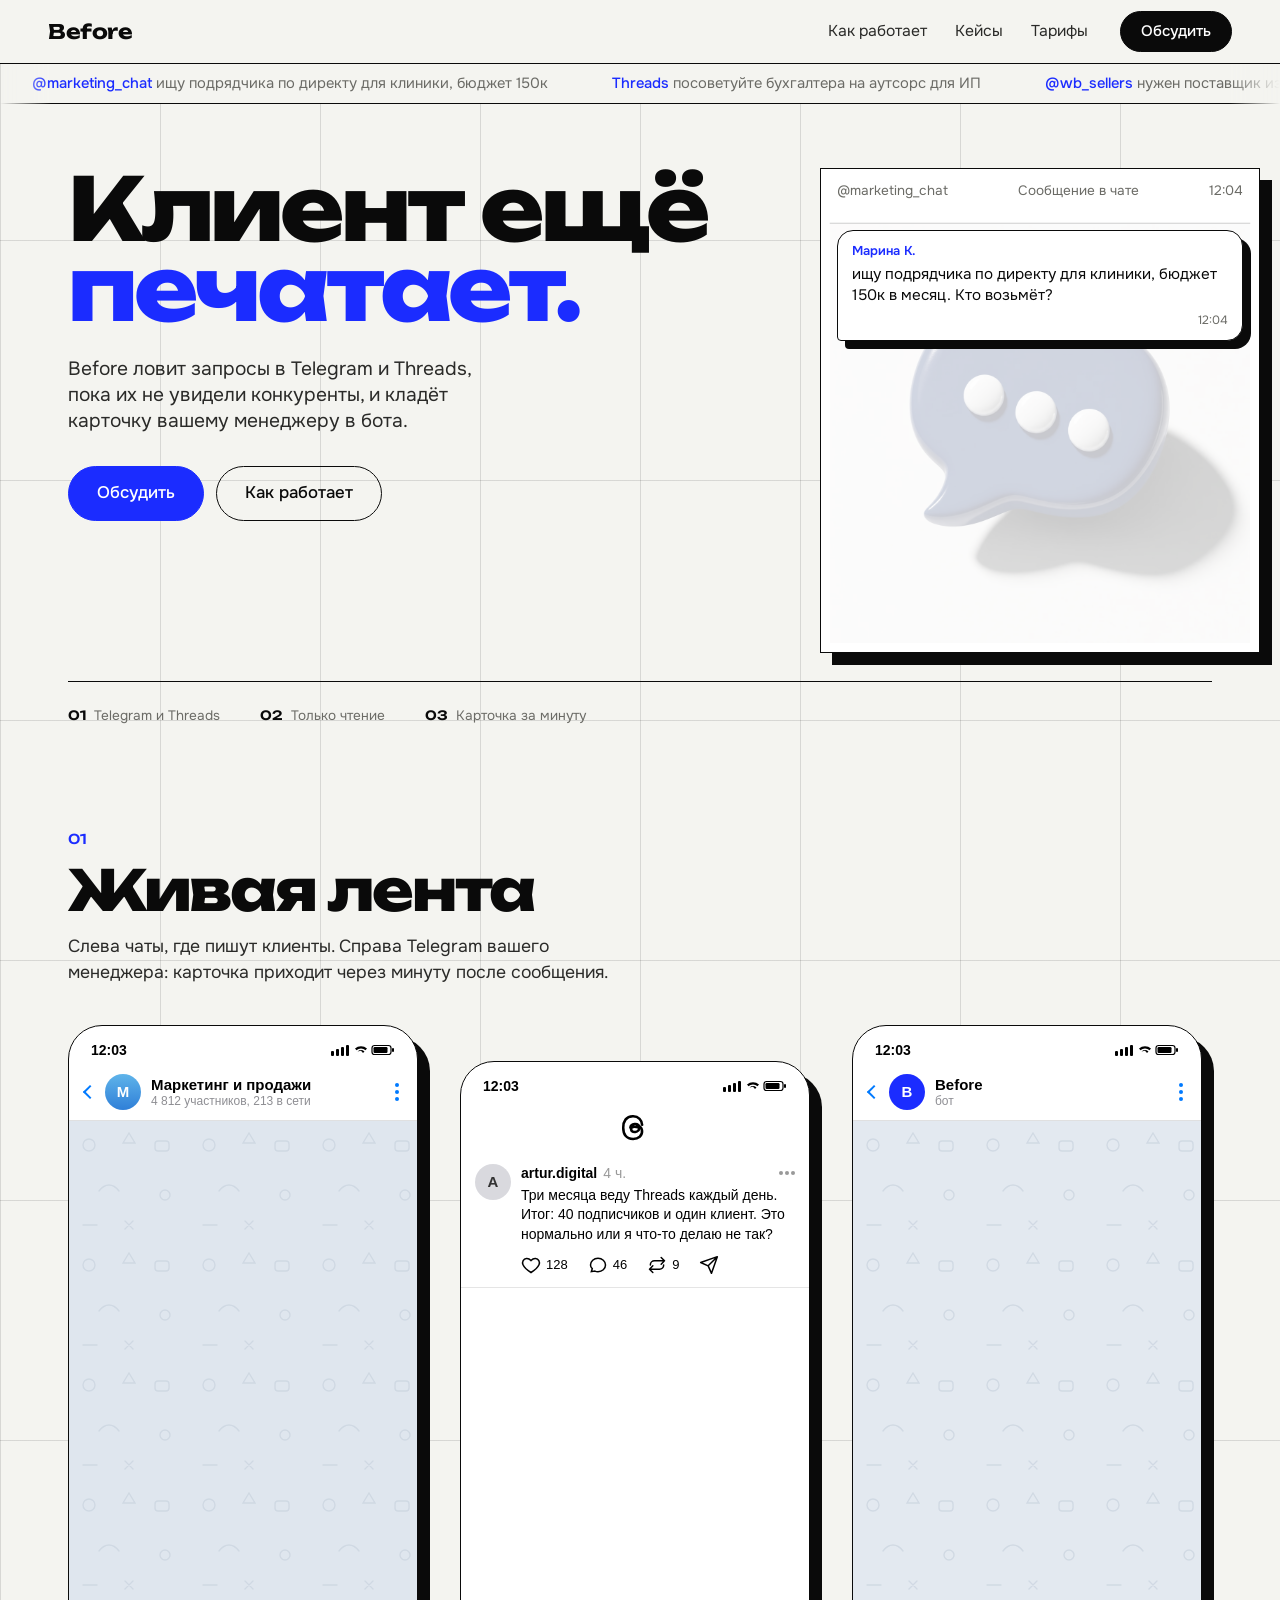
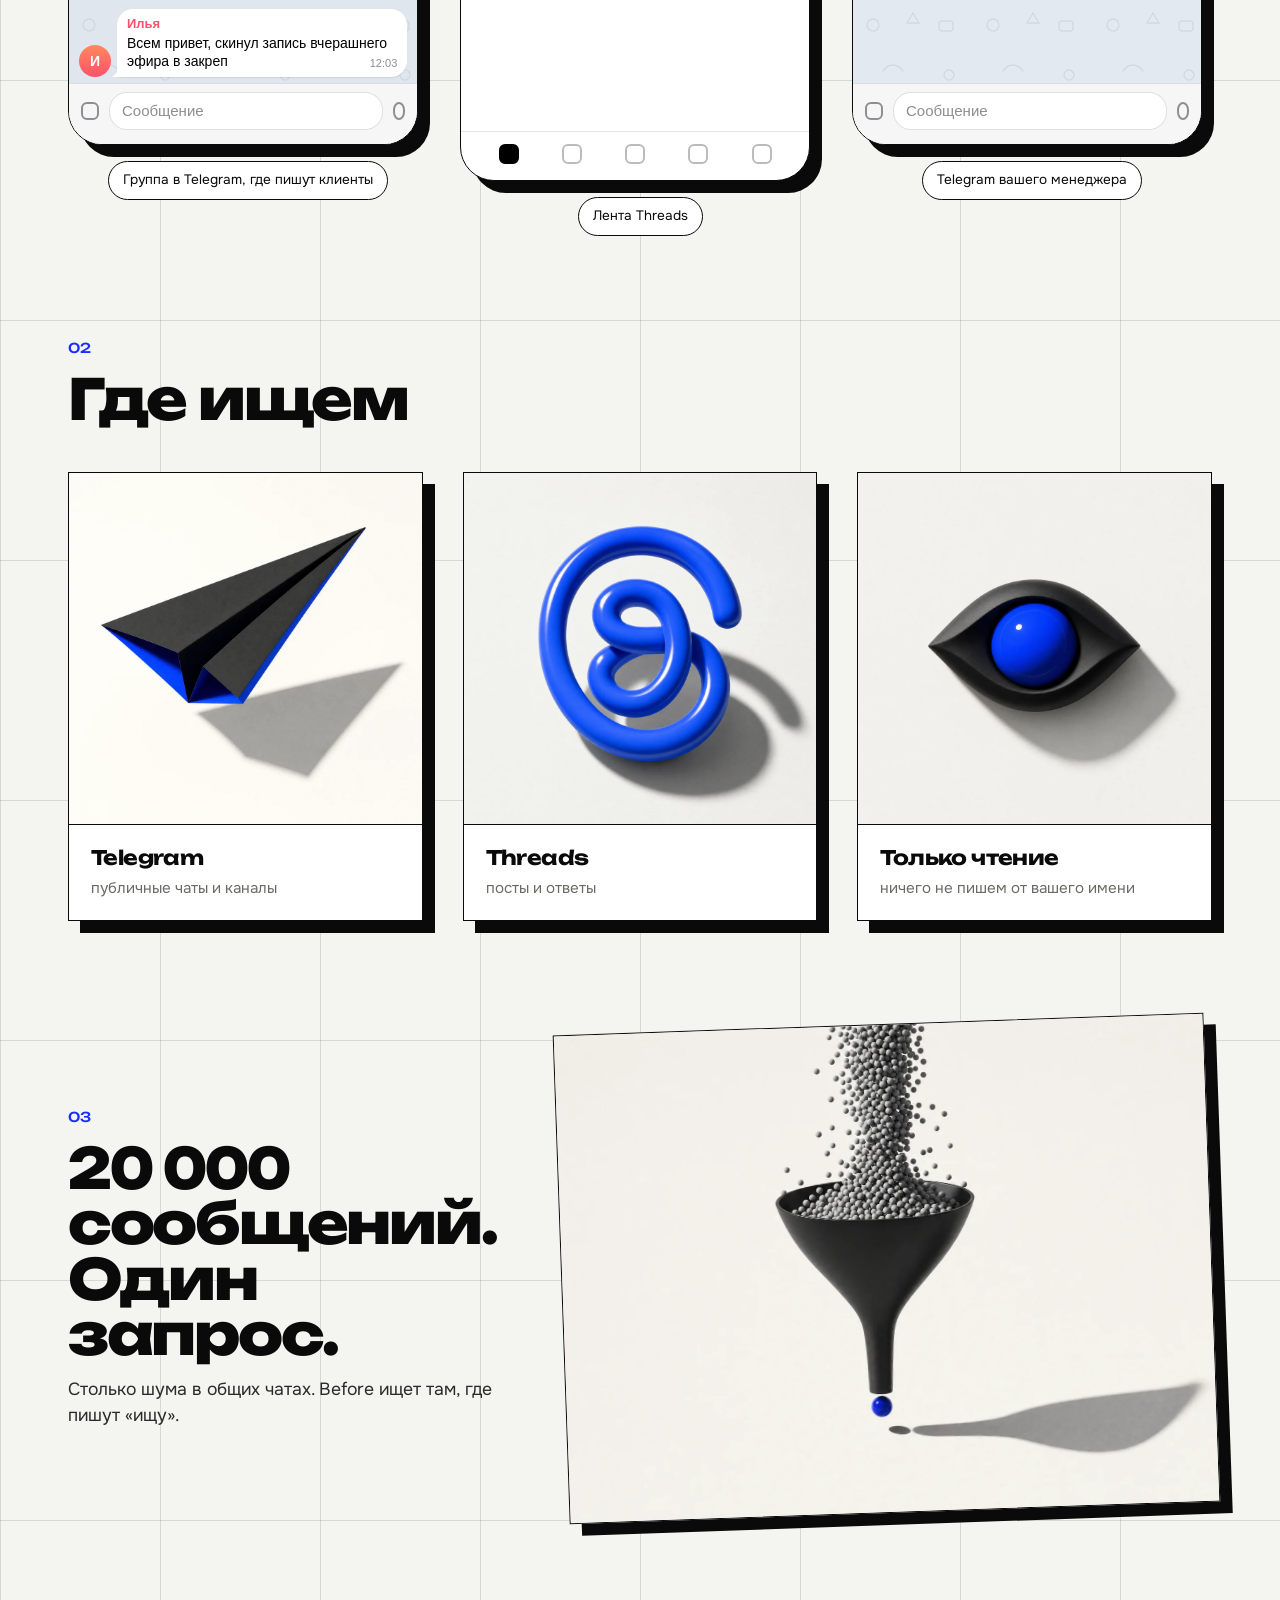
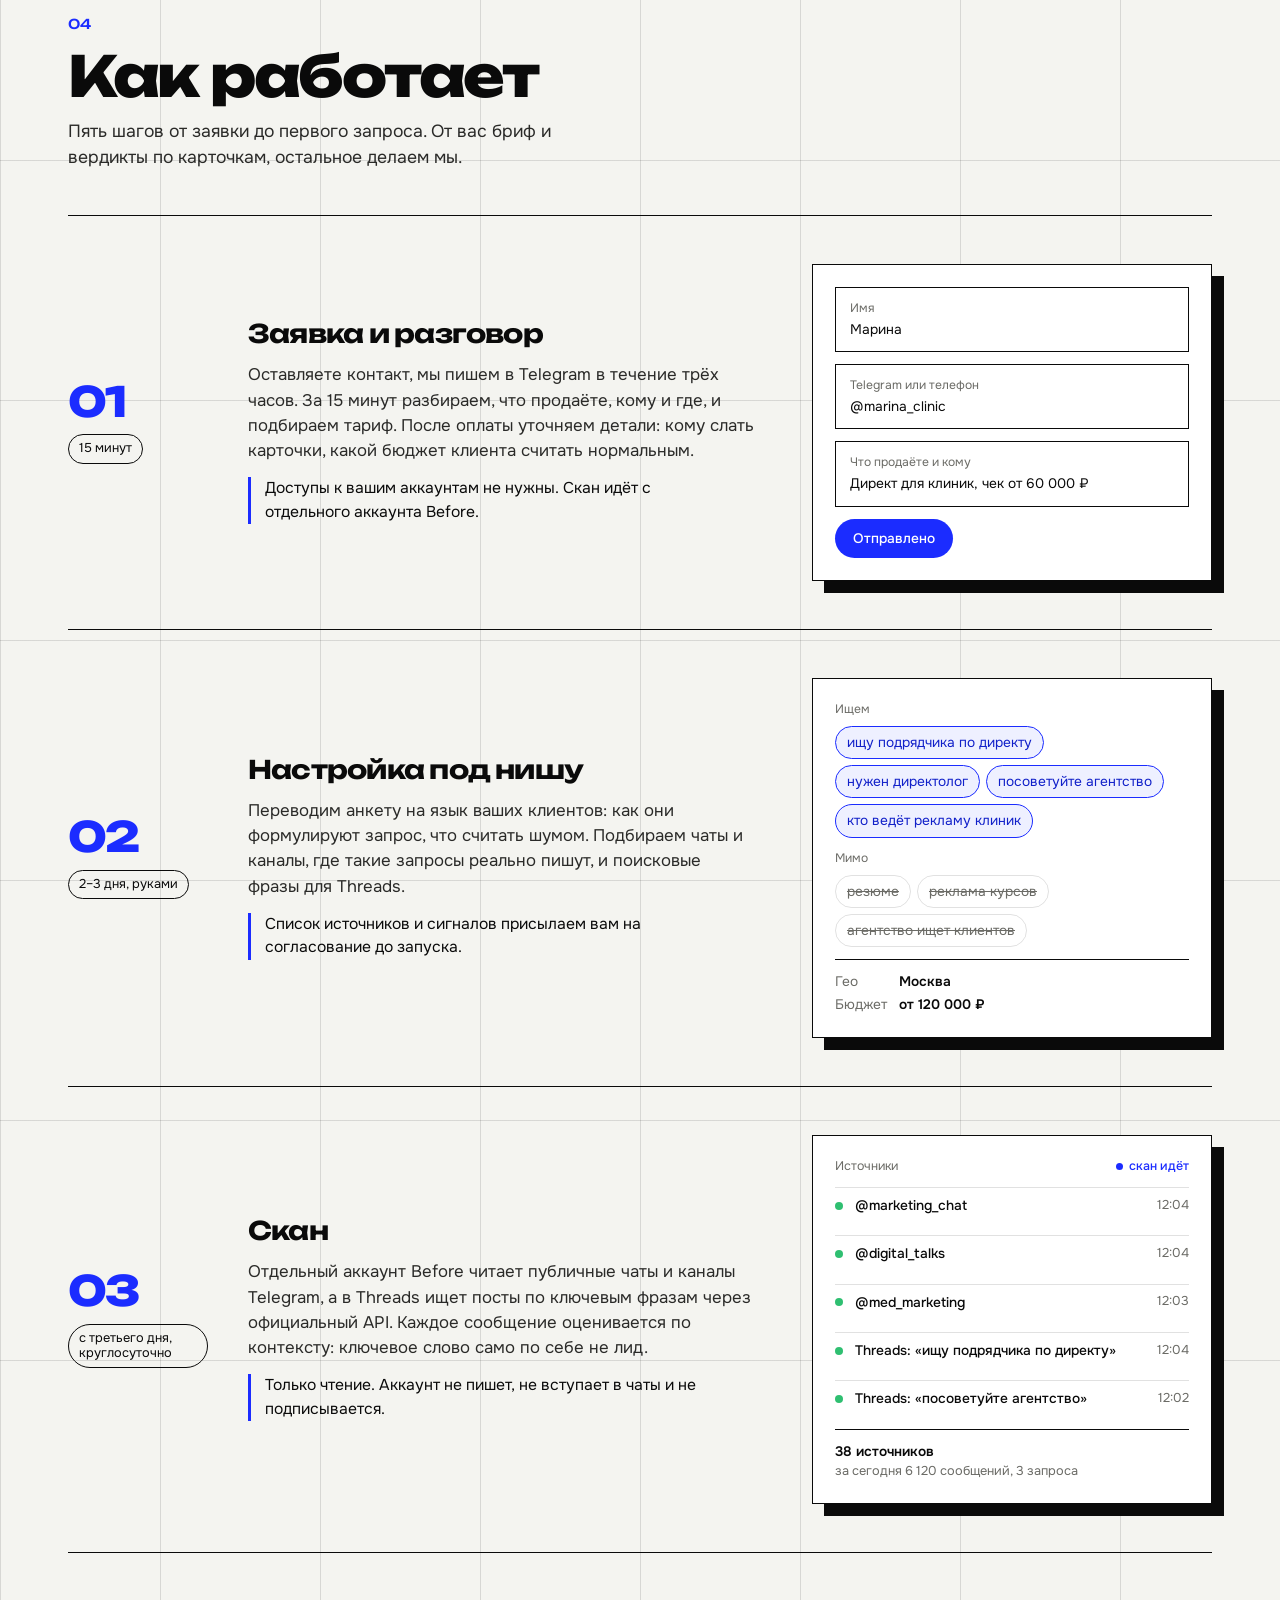
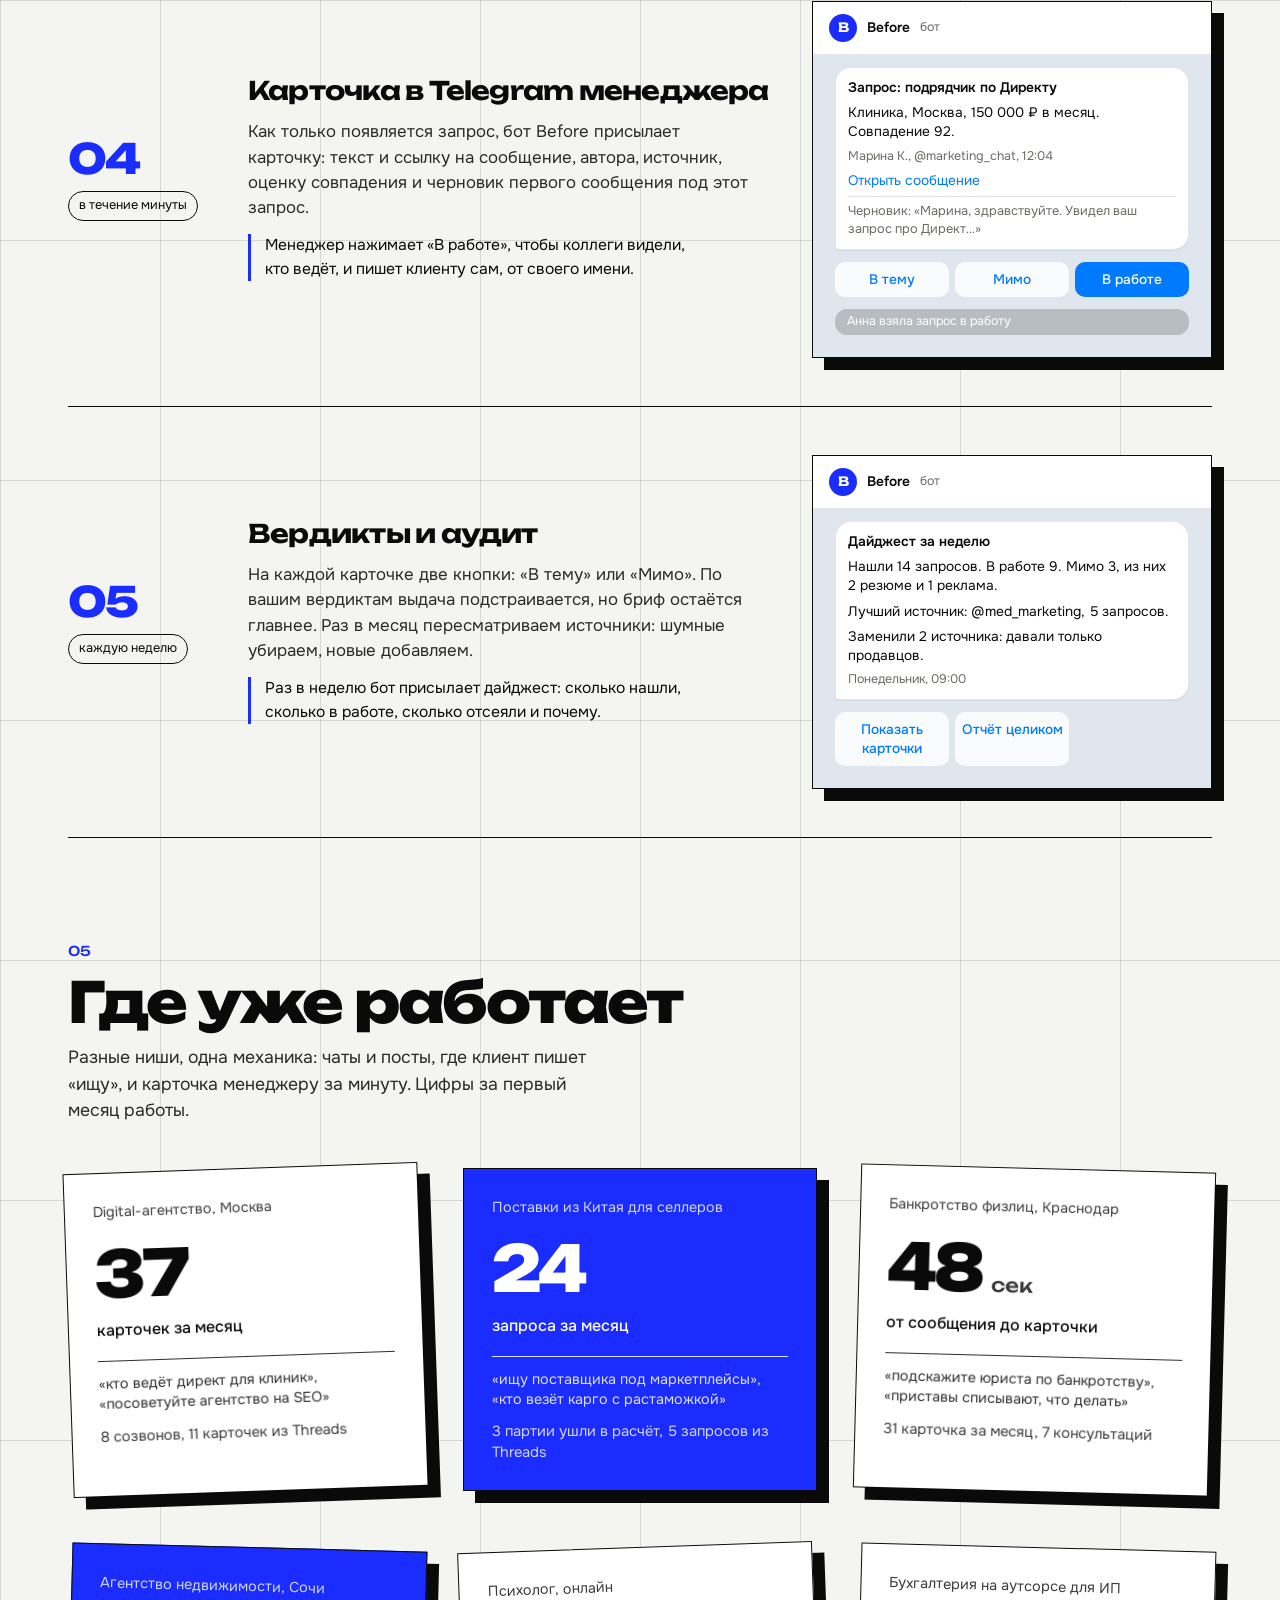
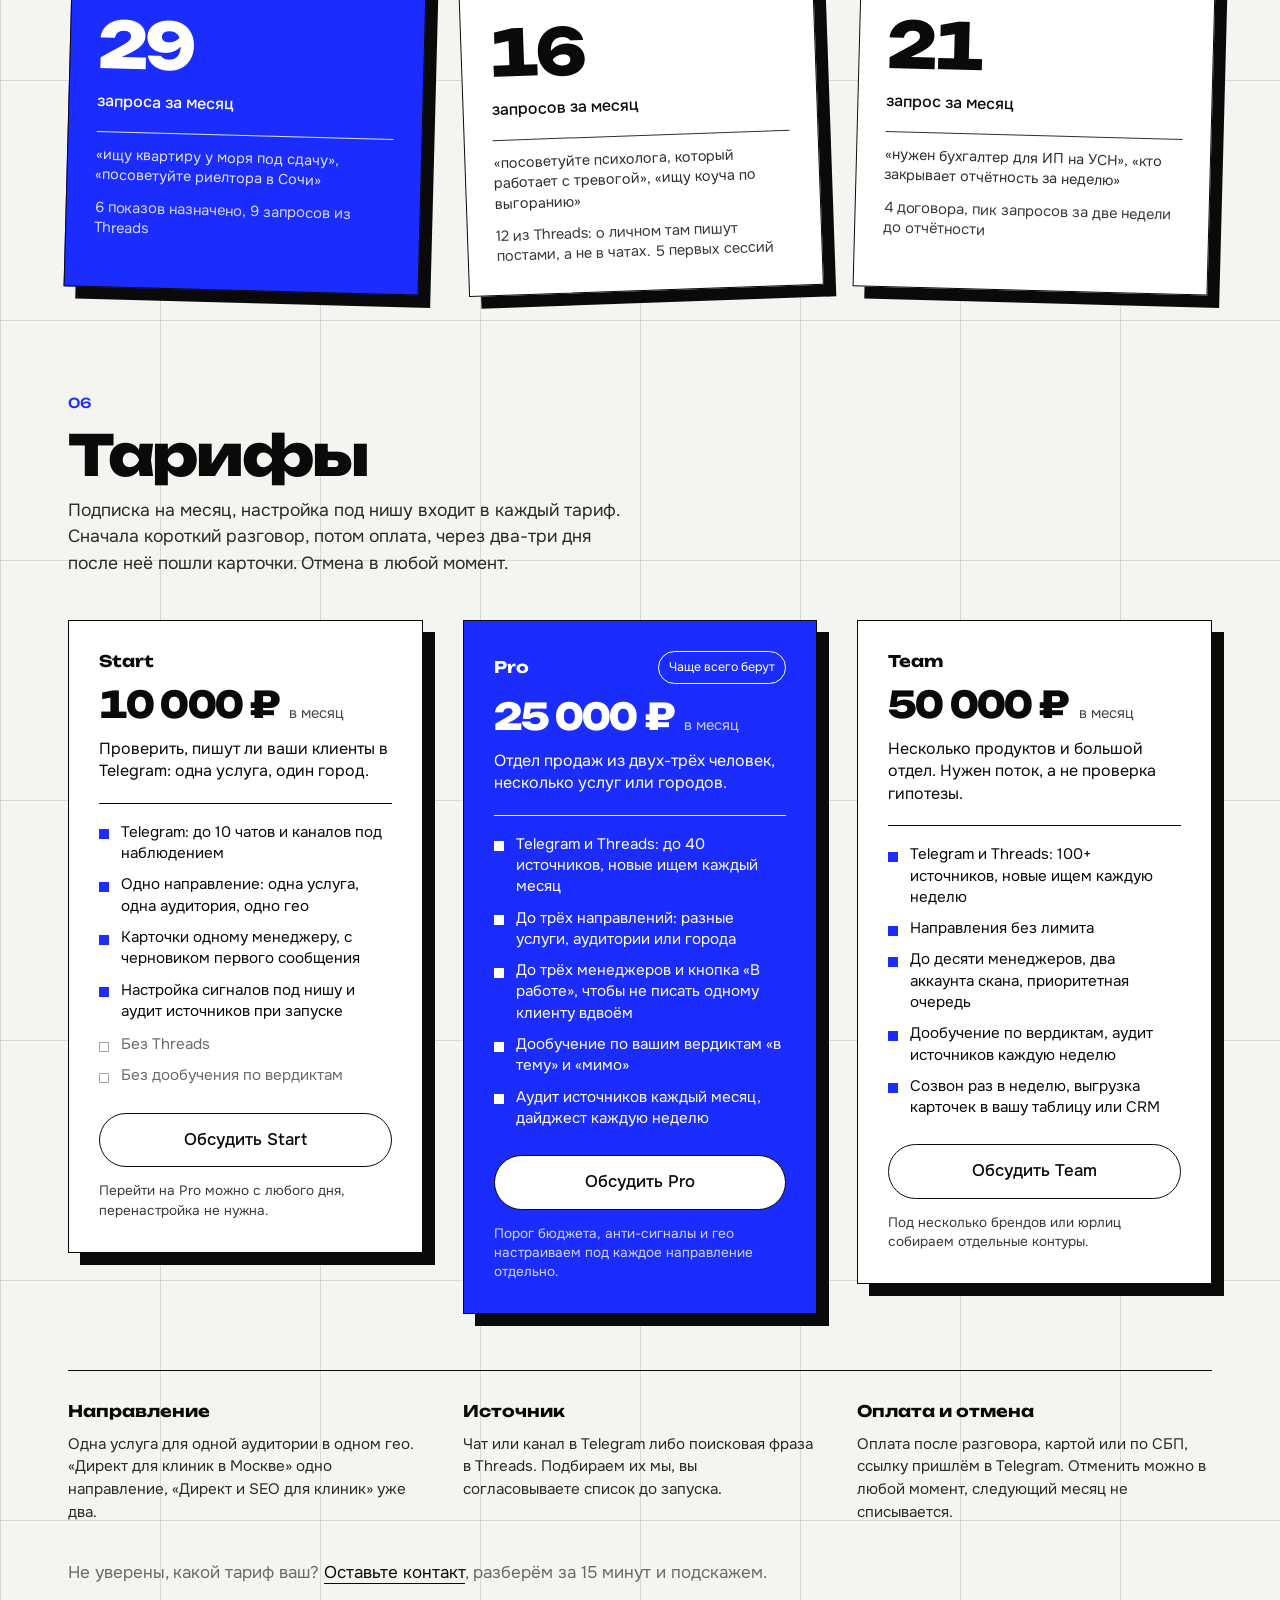
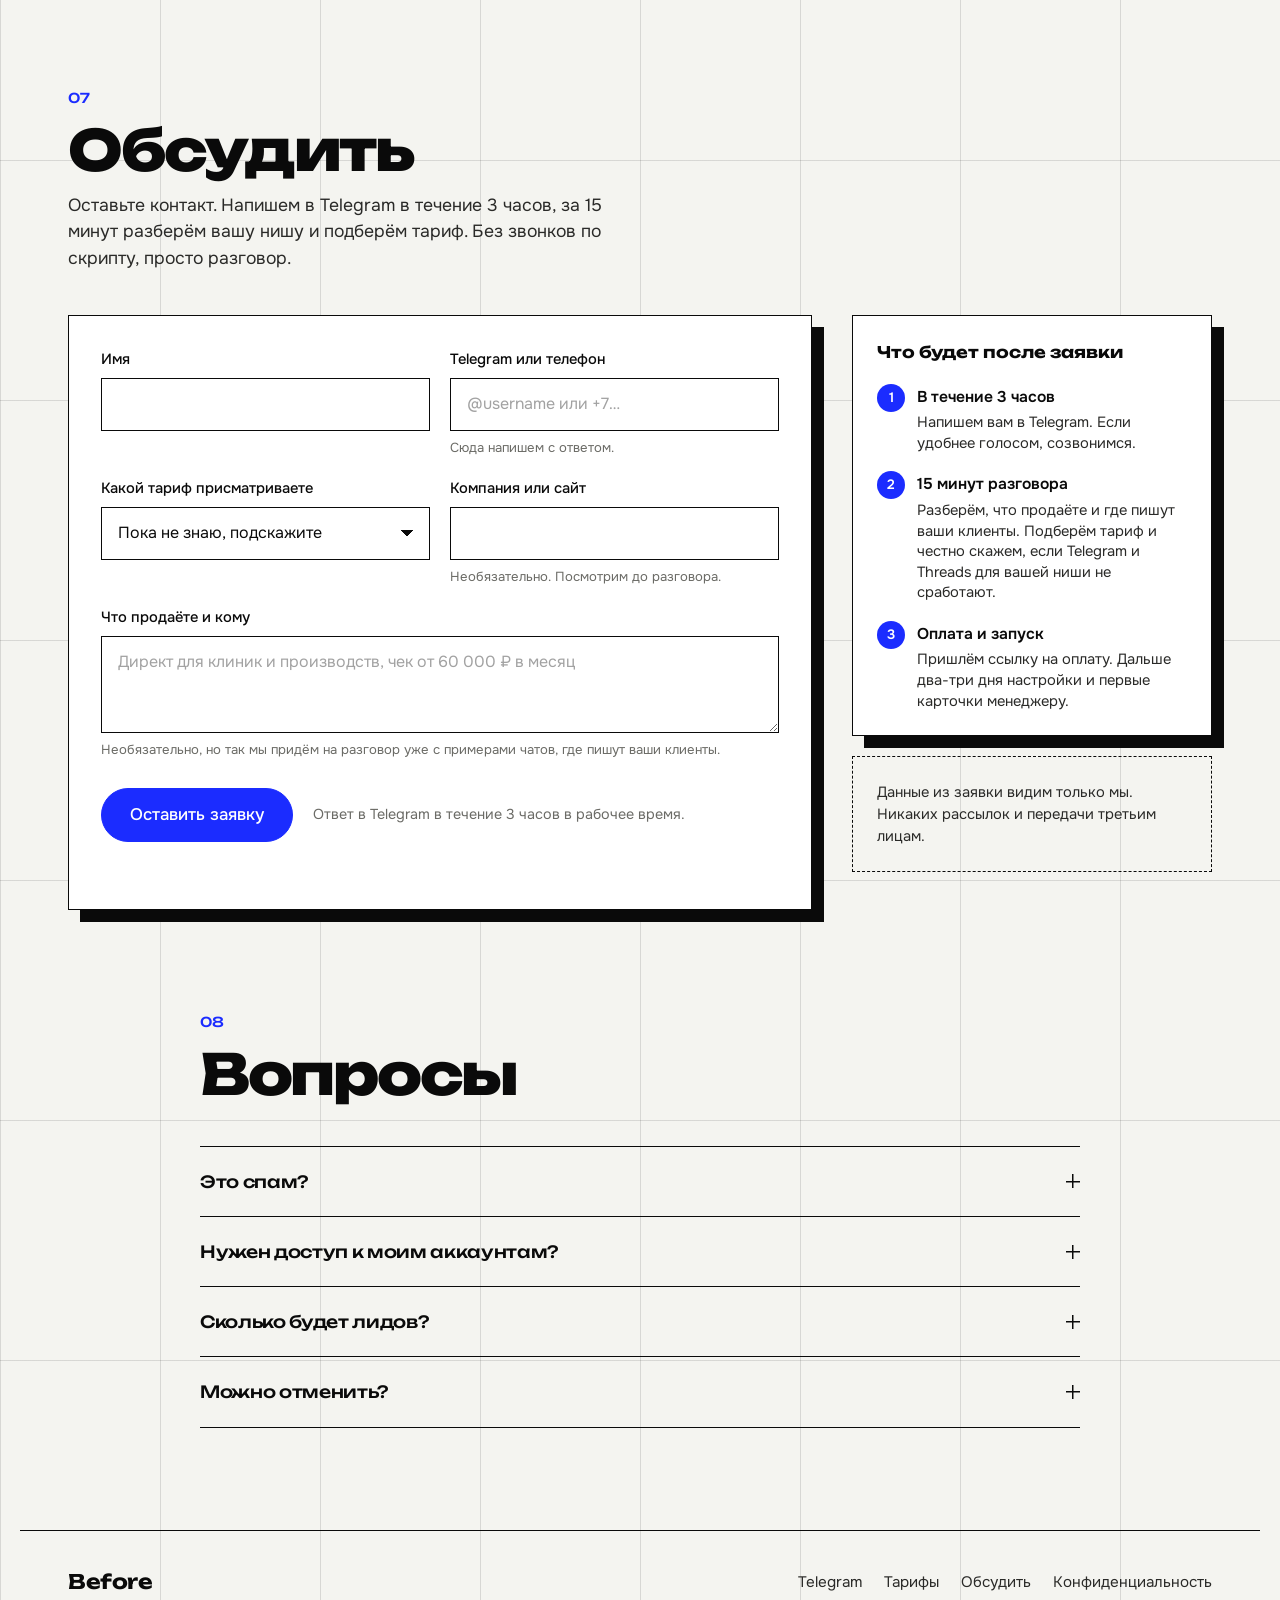
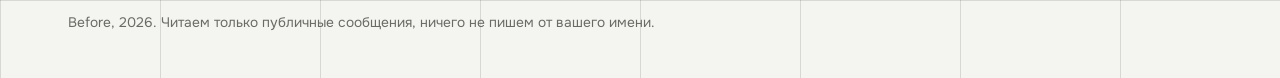
<file: index.html>
<!doctype html>
<html lang="ru">
<head>
  <meta charset="utf-8">
  <meta name="viewport" content="width=device-width, initial-scale=1">
  <title>Before — заявки из Telegram и Threads раньше конкурентов</title>
  <meta name="description" content="Before ловит запросы покупателей в публичных чатах Telegram и постах Threads и приносит их менеджеру в бота. Ничего не пишет от вашего имени.">
  <meta name="theme-color" content="#f4f4f0">
  <meta property="og:url" content="https://getbefore.ru/">
  <meta property="og:title" content="Before — вы пишете первым, а не двадцать первым">
  <meta property="og:description" content="Клиент ещё печатает. Before ловит запросы в Telegram и Threads, пока их не увидели конкуренты.">
  <meta property="og:type" content="website">
  <meta property="og:image" content="https://getbefore.ru/media/og.jpg">
  <meta property="og:image:width" content="1200">
  <meta property="og:image:height" content="630">
  <meta name="twitter:card" content="summary_large_image">
  <meta name="twitter:image" content="https://getbefore.ru/media/og.jpg">
  <link rel="icon" href="data:image/svg+xml,%3Csvg xmlns='http://www.w3.org/2000/svg' viewBox='0 0 32 32'%3E%3Crect width='32' height='32' rx='6' fill='%231b2cff'/%3E%3Ccircle cx='10' cy='16' r='3' fill='%23fff'/%3E%3Ccircle cx='16' cy='16' r='3' fill='%23fff'/%3E%3Ccircle cx='22' cy='16' r='3' fill='%23fff'/%3E%3C/svg%3E">
  <link rel="preconnect" href="https://fonts.googleapis.com">
  <link rel="preconnect" href="https://fonts.gstatic.com" crossorigin>
  <link href="https://fonts.googleapis.com/css2?family=Unbounded:wght@500;700;800&family=Onest:wght@400;500;600&display=swap" rel="stylesheet">
  <link rel="stylesheet" href="styles.css">
</head>
<body>
  <a class="skip" href="#main">К содержанию</a>

  <header class="top" data-top>
    <a class="brand" href="#top" aria-label="Before, в начало страницы">Before</a>
    <nav class="top__nav" aria-label="Разделы">
      <a href="#how">Как работает</a>
      <a href="#cases">Кейсы</a>
      <a href="#pricing">Тарифы</a>
    </nav>
    <a class="btn btn--ink btn--sm" href="#discuss" data-discuss>Обсудить</a>
  </header>

  <div class="tape" aria-hidden="true">
    <div class="tape__track" data-tape>
      <span><em>@marketing_chat</em> ищу подрядчика по директу для клиники, бюджет 150к</span>
      <span><em>Threads</em> посоветуйте бухгалтера на аутсорс для ИП</span>
      <span><em>@wb_sellers</em> нужен поставщик из Китая под маркетплейсы</span>
      <span><em>@krd_chat</em> подскажите юриста по банкротству, срочно</span>
      <span><em>Threads</em> кто настроит рекламу для студии растяжки в Питере</span>
      <span><em>@event_sochi</em> ищем ведущего на корпоратив, 120 человек</span>
    </div>
  </div>

  <main id="main">

    <section class="hero" id="top">
      <h1><span class="w">Клиент</span> <span class="w">ещё</span><br><span class="w w--blue">печатает.</span></h1>
      <div class="hero__copy">
        <p class="hero__lead">Before ловит запросы в Telegram и Threads, пока их не увидели конкуренты, и кладёт карточку вашему менеджеру в бота.</p>
        <div class="hero__actions">
          <a class="btn btn--blue" href="#discuss" data-discuss>Обсудить</a>
          <a class="btn btn--line" href="#how">Как работает</a>
        </div>
      </div>

      <div class="hero__stage" aria-hidden="true">
        <figure class="card objcard" data-scene data-step="1">
          <figcaption class="objcard__cap">
            <span>@marketing_chat</span>
            <span class="objcard__state">
              <span class="st st-1"><span class="typing"><i></i><i></i><i></i>Марина печатает</span></span>
              <span class="st st-2">Сообщение в чате</span>
              <span class="st st-3">Карточка у менеджера</span>
            </span>
            <span data-scene-clock>12:04</span>
          </figcaption>
          <div class="objcard__media">
            <video class="objcard__video" autoplay muted loop playsinline preload="metadata" poster="media/bubble.webp">
              <source src="media/bubble.mp4" type="video/mp4">
            </video>
            <div class="scene__msg">
              <b>Марина К.</b>
              ищу подрядчика по директу для клиники, бюджет 150к в месяц. Кто возьмёт?
              <time>12:04</time>
            </div>
            <div class="scene__bot">
              <span class="scene__who"><i>B</i>Before → ваш менеджер</span>
              <b>Запрос: подрядчик по Директу</b>
              Клиника, Москва, 150&nbsp;000&nbsp;₽ в месяц. Совпадение&nbsp;92
              <em>Через 48 секунд после сообщения, с черновиком ответа</em>
            </div>
          </div>
        </figure>
      </div>

      <ol class="hero__index">
        <li><b>01</b>Telegram и Threads</li>
        <li><b>02</b>Только чтение</li>
        <li><b>03</b>Карточка за минуту</li>
      </ol>
    </section>

    <section class="live" id="live">
      <div class="sec__head">
        <span class="sec__num">01</span>
        <h2>Живая лента</h2>
        <p>Слева чаты, где пишут клиенты. Справа Telegram вашего менеджера: карточка приходит через минуту после сообщения.</p>
      </div>
      <div class="phones" data-stage aria-hidden="true">
        <div class="phone-wrap"><div class="phone" data-tg>
          <div class="ph__status"><span data-clock>12:03</span><svg viewBox="0 0 64 12" class="ph__icons"><rect x="0" y="7" width="3" height="5" rx="1"/><rect x="5" y="5" width="3" height="7" rx="1"/><rect x="10" y="3" width="3" height="9" rx="1"/><rect x="15" y="1" width="3" height="11" rx="1"/><path d="M24 4.5a9 9 0 0 1 12 0l-1.5 1.7a6.8 6.8 0 0 0-9 0zM26.5 7.4a5.5 5.5 0 0 1 7 0L32 9l-2-2.2z"/><rect x="41" y="1.5" width="19" height="9" rx="2.5" fill="none" stroke="currentColor" stroke-width="1.2"/><rect x="42.5" y="3" width="14" height="6" rx="1.2"/><rect x="61" y="4" width="2" height="4" rx="1"/></svg></div>
          <div class="tg__head">
            <span class="tg__back"></span>
            <span class="tg__ava" style="--c1:#5fb4ea;--c2:#2f7fd8">М</span>
            <div class="tg__title"><b>Маркетинг и продажи</b><span>4 812 участников, 213 в сети</span></div>
            <span class="tg__more"></span>
          </div>
          <div class="tg__chat"><div class="tg__inner" data-list></div></div>
          <div class="tg__input"><span class="tg__clip"></span><span class="tg__field">Сообщение</span><span class="tg__mic"></span></div>
        </div><span class="phone__label">Группа в Telegram, где пишут клиенты</span></div>

        <div class="phone-wrap"><div class="phone" data-th>
          <div class="ph__status"><span data-clock>12:03</span><svg viewBox="0 0 64 12" class="ph__icons"><rect x="0" y="7" width="3" height="5" rx="1"/><rect x="5" y="5" width="3" height="7" rx="1"/><rect x="10" y="3" width="3" height="9" rx="1"/><rect x="15" y="1" width="3" height="11" rx="1"/><path d="M24 4.5a9 9 0 0 1 12 0l-1.5 1.7a6.8 6.8 0 0 0-9 0zM26.5 7.4a5.5 5.5 0 0 1 7 0L32 9l-2-2.2z"/><rect x="41" y="1.5" width="19" height="9" rx="2.5" fill="none" stroke="currentColor" stroke-width="1.2"/><rect x="42.5" y="3" width="14" height="6" rx="1.2"/><rect x="61" y="4" width="2" height="4" rx="1"/></svg></div>
          <div class="th__head"><svg viewBox="0 0 48 48" class="th__logo"><path d="M33.5 22.4c-.3-3.3-1.4-6-3.4-8-2.3-2.3-5.4-3.4-9-3.3-4.3.1-7.6 1.6-9.8 4.4-2 2.6-3 6.2-3 10.7 0 4.6 1 8.2 3.1 10.8 2.3 2.8 5.7 4.2 10.1 4.2 3.7 0 6.6-1 8.8-2.9 2.6-2.3 3.6-5.2 3-8.6-.6-3.2-2.9-5.6-6.4-6.6" fill="none" stroke="currentColor" stroke-width="3.4" stroke-linecap="round"/><path d="M17.8 26.2c.3-2.7 2.4-4.6 5.6-4.9 3.5-.3 6 1.4 6.3 4.5.3 3.4-1.8 5.9-5.3 6.2-2.9.2-5.3-1.3-5.6-3.5-.3-2.1 1.5-3.6 4.3-3.6 2.4 0 4.4.6 5.9 1.4" fill="none" stroke="currentColor" stroke-width="3.4" stroke-linecap="round"/></svg></div>
          <div class="th__feed" data-list></div>
          <div class="th__tabs"><i class="is-on"></i><i></i><i></i><i></i><i></i></div>
        </div><span class="phone__label">Лента Threads</span></div>

        <div class="phone-wrap"><div class="phone" data-bot>
          <div class="ph__status"><span data-clock>12:03</span><svg viewBox="0 0 64 12" class="ph__icons"><rect x="0" y="7" width="3" height="5" rx="1"/><rect x="5" y="5" width="3" height="7" rx="1"/><rect x="10" y="3" width="3" height="9" rx="1"/><rect x="15" y="1" width="3" height="11" rx="1"/><path d="M24 4.5a9 9 0 0 1 12 0l-1.5 1.7a6.8 6.8 0 0 0-9 0zM26.5 7.4a5.5 5.5 0 0 1 7 0L32 9l-2-2.2z"/><rect x="41" y="1.5" width="19" height="9" rx="2.5" fill="none" stroke="currentColor" stroke-width="1.2"/><rect x="42.5" y="3" width="14" height="6" rx="1.2"/><rect x="61" y="4" width="2" height="4" rx="1"/></svg></div>
          <div class="tg__head">
            <span class="tg__back"></span>
            <span class="tg__ava tg__ava--bot">B</span>
            <div class="tg__title"><b>Before</b><span>бот</span></div>
            <span class="tg__more"></span>
          </div>
          <div class="tg__chat tg__chat--bot"><div class="tg__inner" data-list></div></div>
          <div class="tg__input"><span class="tg__clip"></span><span class="tg__field">Сообщение</span><span class="tg__mic"></span></div>
        </div><span class="phone__label">Telegram вашего менеджера</span></div>
      </div>
      <p class="visually-hidden">Демонстрация: лента сообщений из публичных чатов Telegram и постов Threads. Before выделяет запрос покупателя и превращает его в карточку лида с черновиком первого сообщения для менеджера.</p>
    </section>

    <section class="where" id="where">
      <div class="sec__head">
        <span class="sec__num">02</span>
        <h2>Где ищем</h2>
      </div>
      <div class="marks">
        <figure class="mark card">
          <img class="mark__img" src="media/plane.webp" alt="Бумажный самолётик" width="1000" height="1000" loading="lazy">
          <figcaption class="mark__cap"><b>Telegram</b><span>публичные чаты и каналы</span></figcaption>
        </figure>
        <figure class="mark card">
          <img class="mark__img" src="media/thread.webp" alt="Синяя спираль, знак Threads" width="1000" height="1000" loading="lazy">
          <figcaption class="mark__cap"><b>Threads</b><span>посты и ответы</span></figcaption>
        </figure>
        <figure class="mark card">
          <img class="mark__img" src="media/eye.webp" alt="Глаз" width="1000" height="1000" loading="lazy">
          <figcaption class="mark__cap"><b>Только чтение</b><span>ничего не пишем от вашего имени</span></figcaption>
        </figure>
      </div>
    </section>

    <section class="sieve" id="why">
      <div class="sec__head">
        <span class="sec__num">03</span>
        <h2><span data-count="20000">20 000</span> сообщений. Один запрос.</h2>
        <p>Столько шума в общих чатах. Before ищет там, где пишут «ищу».</p>
      </div>
      <figure class="card card--tilt-l sieve__fig">
        <img src="media/funnel.webp" alt="Воронка: тысячи серых точек сверху, одна синяя снизу" width="1600" height="1200" loading="lazy">
      </figure>
    </section>

    <section class="how" id="how">
      <div class="sec__head">
        <span class="sec__num">04</span>
        <h2>Как работает</h2>
        <p>Пять шагов от заявки до первого запроса. От вас бриф и вердикты по карточкам, остальное делаем мы.</p>
      </div>

      <ol class="steps">
        <li class="step">
          <div class="step__num"><b>01</b><span>15 минут</span></div>
          <div class="step__text">
            <h3>Заявка и разговор</h3>
            <p>Оставляете контакт, мы пишем в Telegram в течение трёх часов. За 15 минут разбираем, что продаёте, кому и где, и подбираем тариф. После оплаты уточняем детали: кому слать карточки, какой бюджет клиента считать нормальным.</p>
            <p class="step__note">Доступы к вашим аккаунтам не нужны. Скан идёт с отдельного аккаунта Before.</p>
          </div>
          <div class="mock card" aria-hidden="true">
            <div class="mf"><span>Имя</span><b>Марина</b></div>
            <div class="mf"><span>Telegram или телефон</span><b>@marina_clinic</b></div>
            <div class="mf"><span>Что продаёте и кому</span><b>Директ для клиник, чек от 60 000 ₽</b></div>
            <div class="mf__btn">Отправлено</div>
          </div>
        </li>

        <li class="step">
          <div class="step__num"><b>02</b><span>2–3 дня, руками</span></div>
          <div class="step__text">
            <h3>Настройка под нишу</h3>
            <p>Переводим анкету на язык ваших клиентов: как они формулируют запрос, что считать шумом. Подбираем чаты и каналы, где такие запросы реально пишут, и поисковые фразы для Threads.</p>
            <p class="step__note">Список источников и сигналов присылаем вам на согласование до запуска.</p>
          </div>
          <div class="mock card" aria-hidden="true">
            <div class="sg">
              <span class="sg__label">Ищем</span>
              <div class="sg__chips"><i>ищу подрядчика по директу</i><i>нужен директолог</i><i>посоветуйте агентство</i><i>кто ведёт рекламу клиник</i></div>
            </div>
            <div class="sg">
              <span class="sg__label">Мимо</span>
              <div class="sg__chips sg__chips--off"><i>резюме</i><i>реклама курсов</i><i>агентство ищет клиентов</i></div>
            </div>
            <div class="sg__row"><span>Гео</span><b>Москва</b><span>Бюджет</span><b>от 120 000 ₽</b></div>
          </div>
        </li>

        <li class="step">
          <div class="step__num"><b>03</b><span>с третьего дня, круглосуточно</span></div>
          <div class="step__text">
            <h3>Скан</h3>
            <p>Отдельный аккаунт Before читает публичные чаты и каналы Telegram, а в Threads ищет посты по ключевым фразам через официальный API. Каждое сообщение оценивается по контексту: ключевое слово само по себе не лид.</p>
            <p class="step__note">Только чтение. Аккаунт не пишет, не вступает в чаты и не подписывается.</p>
          </div>
          <div class="mock card mock--scan" aria-hidden="true">
            <div class="sc__head"><span>Источники</span><span class="sc__live"><i></i>скан идёт</span></div>
            <div class="sc__row"><i></i><b>@marketing_chat</b><span>12:04</span></div>
            <div class="sc__row"><i></i><b>@digital_talks</b><span>12:04</span></div>
            <div class="sc__row"><i></i><b>@med_marketing</b><span>12:03</span></div>
            <div class="sc__row"><i></i><b>Threads: «ищу подрядчика по директу»</b><span>12:04</span></div>
            <div class="sc__row"><i></i><b>Threads: «посоветуйте агентство»</b><span>12:02</span></div>
            <div class="sc__foot"><b>38 источников</b><span>за сегодня 6 120 сообщений, 3 запроса</span></div>
          </div>
        </li>

        <li class="step">
          <div class="step__num"><b>04</b><span>в течение минуты</span></div>
          <div class="step__text">
            <h3>Карточка в Telegram менеджера</h3>
            <p>Как только появляется запрос, бот Before присылает карточку: текст и ссылку на сообщение, автора, источник, оценку совпадения и черновик первого сообщения под этот запрос.</p>
            <p class="step__note">Менеджер нажимает «В работе», чтобы коллеги видели, кто ведёт, и пишет клиенту сам, от своего имени.</p>
          </div>
          <div class="mock card" aria-hidden="true">
            <div class="bot__head"><span class="bot__ava">B</span><b>Before</b><span>бот</span></div>
            <div class="bot__msg">
              <b>Запрос: подрядчик по Директу</b>
              <span>Клиника, Москва, 150 000 ₽ в месяц. Совпадение 92.</span>
              <span class="bot__src">Марина К., @marketing_chat, 12:04</span>
              <span class="bot__link">Открыть сообщение</span>
              <span class="bot__draft">Черновик: «Марина, здравствуйте. Увидел ваш запрос про Директ…»</span>
            </div>
            <div class="bot__keys"><span>В тему</span><span>Мимо</span><span class="is-claim">В работе</span></div>
            <div class="bot__msg bot__msg--sys">Анна взяла запрос в работу</div>
          </div>
        </li>

        <li class="step">
          <div class="step__num"><b>05</b><span>каждую неделю</span></div>
          <div class="step__text">
            <h3>Вердикты и аудит</h3>
            <p>На каждой карточке две кнопки: «В тему» или «Мимо». По вашим вердиктам выдача подстраивается, но бриф остаётся главнее. Раз в месяц пересматриваем источники: шумные убираем, новые добавляем.</p>
            <p class="step__note">Раз в неделю бот присылает дайджест: сколько нашли, сколько в работе, сколько отсеяли и почему.</p>
          </div>
          <div class="mock card" aria-hidden="true">
            <div class="bot__head"><span class="bot__ava">B</span><b>Before</b><span>бот</span></div>
            <div class="bot__msg">
              <b>Дайджест за неделю</b>
              <span>Нашли 14 запросов. В работе 9. Мимо 3, из них 2 резюме и 1 реклама.</span>
              <span>Лучший источник: @med_marketing, 5 запросов.</span>
              <span>Заменили 2 источника: давали только продавцов.</span>
              <span class="bot__src">Понедельник, 09:00</span>
            </div>
            <div class="bot__keys bot__keys--two"><span>Показать карточки</span><span>Отчёт целиком</span></div>
          </div>
        </li>
      </ol>
    </section>

    <section class="cases" id="cases">
      <div class="sec__head">
        <span class="sec__num">05</span>
        <h2>Где уже работает</h2>
        <p>Разные ниши, одна механика: чаты и посты, где клиент пишет «ищу», и карточка менеджеру за минуту. Цифры за первый месяц работы.</p>
      </div>
      <div class="tiles">
        <article class="tile card card--tilt-l">
          <span class="tile__who">Digital-агентство, Москва</span>
          <b class="tile__num"><span data-count="37">37</span></b>
          <span class="tile__what">карточек за месяц</span>
          <p class="tile__ask">«кто ведёт директ для клиник», «посоветуйте агентство на SEO»</p>
          <p>8 созвонов, 11 карточек из Threads</p>
        </article>
        <article class="tile card card--blue">
          <span class="tile__who">Поставки из Китая для селлеров</span>
          <b class="tile__num"><span data-count="24">24</span></b>
          <span class="tile__what">запроса за месяц</span>
          <p class="tile__ask">«ищу поставщика под маркетплейсы», «кто везёт карго с растаможкой»</p>
          <p>3 партии ушли в расчёт, 5 запросов из Threads</p>
        </article>
        <article class="tile card card--tilt-r">
          <span class="tile__who">Банкротство физлиц, Краснодар</span>
          <b class="tile__num"><span data-count="48">48</span><small>сек</small></b>
          <span class="tile__what">от сообщения до карточки</span>
          <p class="tile__ask">«подскажите юриста по банкротству», «приставы списывают, что делать»</p>
          <p>31 карточка за месяц, 7 консультаций</p>
        </article>
        <article class="tile card card--blue card--tilt-r">
          <span class="tile__who">Агентство недвижимости, Сочи</span>
          <b class="tile__num"><span data-count="29">29</span></b>
          <span class="tile__what">запроса за месяц</span>
          <p class="tile__ask">«ищу квартиру у моря под сдачу», «посоветуйте риелтора в Сочи»</p>
          <p>6 показов назначено, 9 запросов из Threads</p>
        </article>
        <article class="tile card card--tilt-l">
          <span class="tile__who">Психолог, онлайн</span>
          <b class="tile__num"><span data-count="16">16</span></b>
          <span class="tile__what">запросов за месяц</span>
          <p class="tile__ask">«посоветуйте психолога, который работает с тревогой», «ищу коуча по выгоранию»</p>
          <p>12 из Threads: о личном там пишут постами, а не в чатах. 5 первых сессий</p>
        </article>
        <article class="tile card card--tilt-r">
          <span class="tile__who">Бухгалтерия на аутсорсе для ИП</span>
          <b class="tile__num"><span data-count="21">21</span></b>
          <span class="tile__what">запрос за месяц</span>
          <p class="tile__ask">«нужен бухгалтер для ИП на УСН», «кто закрывает отчётность за неделю»</p>
          <p>4 договора, пик запросов за две недели до отчётности</p>
        </article>
      </div>
    </section>

    <section class="pricing" id="pricing">
      <div class="sec__head">
        <span class="sec__num">06</span>
        <h2>Тарифы</h2>
        <p>Подписка на месяц, настройка под нишу входит в каждый тариф. Сначала короткий разговор, потом оплата, через два-три дня после неё пошли карточки. Отмена в любой момент.</p>
      </div>

      <div class="plans">
        <article class="plan card" data-plan="start">
          <div class="plan__top"><h3>Start</h3></div>
          <p class="plan__price"><b data-price="start">10 000 ₽</b><span>в месяц</span></p>
          <p class="plan__for">Проверить, пишут ли ваши клиенты в Telegram: одна услуга, один город.</p>
          <ul class="plan__list">
            <li>Telegram: до 10 чатов и каналов под наблюдением</li>
            <li>Одно направление: одна услуга, одна аудитория, одно гео</li>
            <li>Карточки одному менеджеру, с черновиком первого сообщения</li>
            <li>Настройка сигналов под нишу и аудит источников при запуске</li>
          </ul>
          <ul class="plan__list plan__list--off">
            <li>Без Threads</li>
            <li>Без дообучения по вердиктам</li>
          </ul>
          <a class="btn btn--line" href="#discuss" data-discuss="start">Обсудить Start</a>
          <p class="plan__fine">Перейти на Pro можно с любого дня, перенастройка не нужна.</p>
        </article>

        <article class="plan card card--blue plan--featured" data-plan="pro">
          <div class="plan__top"><h3>Pro</h3><span class="plan__tag">Чаще всего берут</span></div>
          <p class="plan__price"><b data-price="pro">25 000 ₽</b><span>в месяц</span></p>
          <p class="plan__for">Отдел продаж из двух-трёх человек, несколько услуг или городов.</p>
          <ul class="plan__list">
            <li>Telegram и Threads: до 40 источников, новые ищем каждый месяц</li>
            <li>До трёх направлений: разные услуги, аудитории или города</li>
            <li>До трёх менеджеров и кнопка «В работе», чтобы не писать одному клиенту вдвоём</li>
            <li>Дообучение по вашим вердиктам «в тему» и «мимо»</li>
            <li>Аудит источников каждый месяц, дайджест каждую неделю</li>
          </ul>
          <a class="btn btn--paper" href="#discuss" data-discuss="pro">Обсудить Pro</a>
          <p class="plan__fine">Порог бюджета, анти-сигналы и гео настраиваем под каждое направление отдельно.</p>
        </article>

        <article class="plan card" data-plan="team">
          <div class="plan__top"><h3>Team</h3></div>
          <p class="plan__price"><b data-price="team">50 000 ₽</b><span>в месяц</span></p>
          <p class="plan__for">Несколько продуктов и большой отдел. Нужен поток, а не проверка гипотезы.</p>
          <ul class="plan__list">
            <li>Telegram и Threads: 100+ источников, новые ищем каждую неделю</li>
            <li>Направления без лимита</li>
            <li>До десяти менеджеров, два аккаунта скана, приоритетная очередь</li>
            <li>Дообучение по вердиктам, аудит источников каждую неделю</li>
            <li>Созвон раз в неделю, выгрузка карточек в вашу таблицу или CRM</li>
          </ul>
          <a class="btn btn--line" href="#discuss" data-discuss="team">Обсудить Team</a>
          <p class="plan__fine">Под несколько брендов или юрлиц собираем отдельные контуры.</p>
        </article>
      </div>

      <div class="pricing__notes">
        <div class="note">
          <b>Направление</b>
          <p>Одна услуга для одной аудитории в одном гео. «Директ для клиник в Москве» одно направление, «Директ и SEO для клиник» уже два.</p>
        </div>
        <div class="note">
          <b>Источник</b>
          <p>Чат или канал в Telegram либо поисковая фраза в Threads. Подбираем их мы, вы согласовываете список до запуска.</p>
        </div>
        <div class="note">
          <b>Оплата и отмена</b>
          <p>Оплата после разговора, картой или по СБП, ссылку пришлём в Telegram. Отменить можно в любой момент, следующий месяц не списывается.</p>
        </div>
      </div>
      <p class="pricing__foot">Не уверены, какой тариф ваш? <a href="#discuss" data-discuss>Оставьте контакт</a>, разберём за 15 минут и подскажем.</p>
    </section>

    <section class="onboard" id="discuss">
      <div class="sec__head">
        <span class="sec__num">07</span>
        <h2>Обсудить</h2>
        <p>Оставьте контакт. Напишем в Telegram в течение <span data-response-time>3 часов</span>, за 15 минут разберём вашу нишу и подберём тариф. Без звонков по скрипту, просто разговор.</p>
      </div>

      <div class="onboard__grid">
      <div class="form__panel card">
      <form class="form" data-form novalidate>
        <div class="form__grid">
          <label class="field">
            <span>Имя</span>
            <input type="text" name="name" required autocomplete="name">
          </label>
          <label class="field">
            <span>Telegram или телефон</span>
            <input type="text" name="contact" required placeholder="@username или +7…" autocomplete="off" spellcheck="false">
            <small class="field__hint">Сюда напишем с ответом.</small>
          </label>
          <label class="field">
            <span>Какой тариф присматриваете</span>
            <select name="plan">
              <option value="">Пока не знаю, подскажите</option>
              <option value="start">Start, 10 000 ₽ в месяц</option>
              <option value="pro">Pro, 25 000 ₽ в месяц</option>
              <option value="team">Team, 50 000 ₽ в месяц</option>
            </select>
          </label>
          <label class="field">
            <span>Компания или сайт</span>
            <input type="text" name="company" autocomplete="organization">
            <small class="field__hint">Необязательно. Посмотрим до разговора.</small>
          </label>
          <label class="field field--wide">
            <span>Что продаёте и кому</span>
            <textarea name="offer" rows="3" placeholder="Директ для клиник и производств, чек от 60 000 ₽ в месяц"></textarea>
            <small class="field__hint">Необязательно, но так мы придём на разговор уже с примерами чатов, где пишут ваши клиенты.</small>
          </label>
        </div>
        <input type="hidden" name="page">
        <div class="form__actions">
          <button class="btn btn--blue" type="submit" data-submit>Оставить заявку</button>
          <p class="form__hint">Ответ в Telegram в течение <span data-response-time>3 часов</span> в рабочее время.</p>
        </div>
        <p class="form__status" role="status" aria-live="polite" data-status></p>
      </form>

      <div class="form__done" data-done hidden>
        <h3>Заявка у меня</h3>
        <p data-done-text>Напишем в Telegram в течение <span data-response-time>3 часов</span> в рабочее время.</p>
        <textarea class="form__copy" data-copy readonly rows="6" hidden></textarea>
        <a class="btn btn--line" data-tg-link href="#">Написать в Telegram</a>
      </div>
      </div>

      <aside class="onboard__aside">
        <div class="aside card">
          <b class="aside__title">Что будет после заявки</b>
          <ol class="aside__steps">
            <li><span>1</span><div><b>В течение <span data-response-time>3 часов</span></b><p>Напишем вам в Telegram. Если удобнее голосом, созвонимся.</p></div></li>
            <li><span>2</span><div><b>15 минут разговора</b><p>Разберём, что продаёте и где пишут ваши клиенты. Подберём тариф и честно скажем, если Telegram и Threads для вашей ниши не сработают.</p></div></li>
            <li><span>3</span><div><b>Оплата и запуск</b><p>Пришлём ссылку на оплату. Дальше два-три дня настройки и первые карточки менеджеру.</p></div></li>
          </ol>
        </div>
        <div class="aside aside--quiet">
          <p>Данные из заявки видим только мы. Никаких рассылок и передачи третьим лицам.</p>
        </div>
      </aside>
      </div>
    </section>

    <section class="faq" id="faq">
      <div class="sec__head">
        <span class="sec__num">08</span>
        <h2>Вопросы</h2>
      </div>
      <div class="faq__list">
        <details>
          <summary>Это спам?</summary>
          <p>Нет. Before только читает. Клиенту пишет ваш менеджер, сам и от своего имени.</p>
        </details>
        <details>
          <summary>Нужен доступ к моим аккаунтам?</summary>
          <p>Нет. От вас бриф и никнеймы менеджеров, которым слать карточки.</p>
        </details>
        <details>
          <summary>Сколько будет лидов?</summary>
          <p>Зависит от ниши. Честную оценку дадим после разговора, до запуска. Если ваших клиентов там нет, вернём деньги.</p>
        </details>
        <details>
          <summary>Можно отменить?</summary>
          <p>В любой момент. Следующий месяц не списывается.</p>
        </details>
      </div>
    </section>
  </main>

  <footer class="foot">
    <span class="brand">Before</span>
    <nav class="foot__links" aria-label="Ссылки">
      <a data-tg-link href="#">Telegram</a>
      <a href="#pricing">Тарифы</a>
      <a href="#discuss">Обсудить</a>
      <a href="#" data-doc="offer">Оферта</a>
      <a href="#" data-doc="privacy">Конфиденциальность</a>
    </nav>
    <p class="foot__copy">Before, <span data-year>2026</span>. Читаем только публичные сообщения, ничего не пишем от вашего имени.</p>
  </footer>

  <script src="config.js"></script>
  <script src="main.js" defer></script>
</body>
</html>
</file>
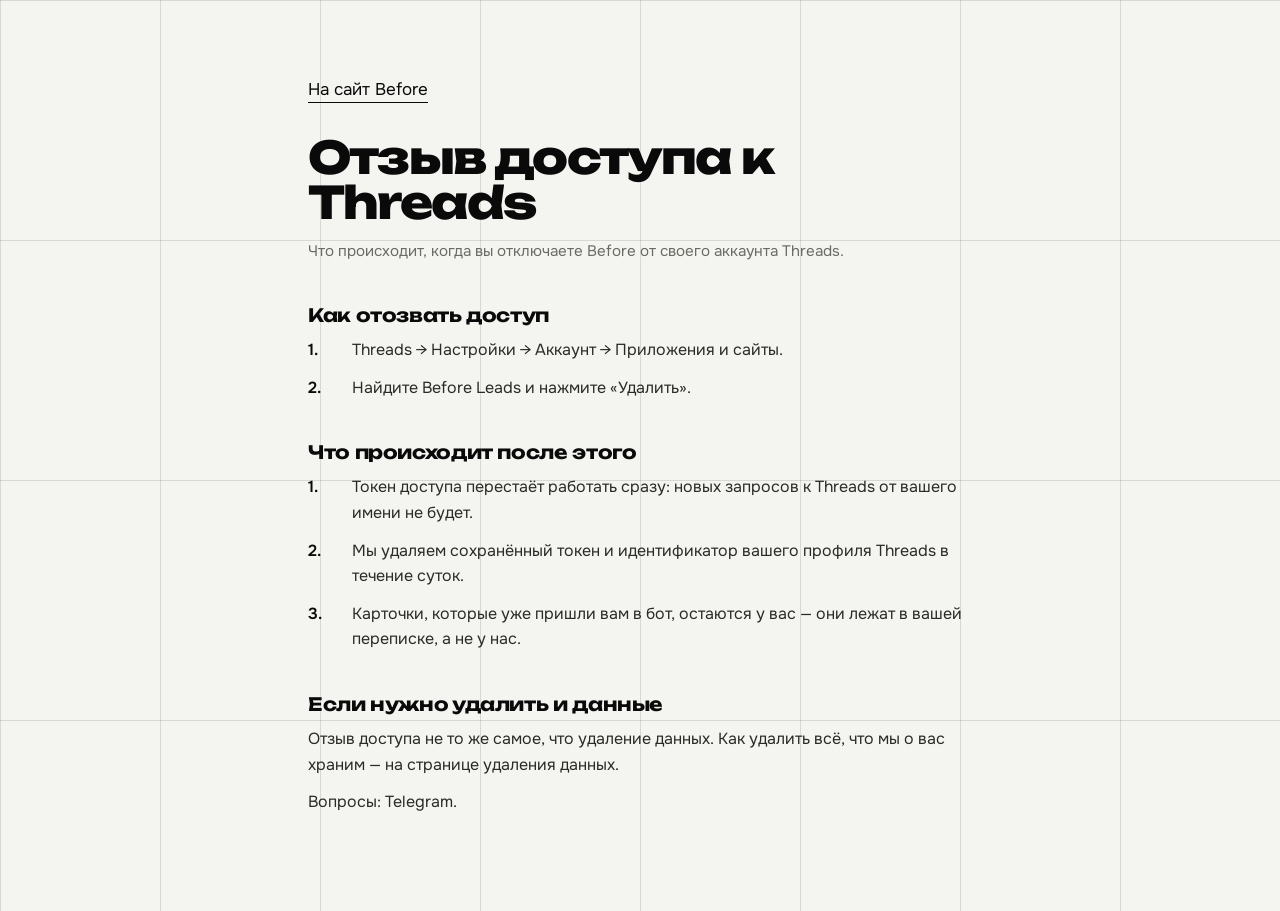
<file: oauth/deauthorize/index.html>
<!doctype html>
<html lang="ru">
<head>
  <meta charset="utf-8">
  <meta name="viewport" content="width=device-width, initial-scale=1">
  <title>Отзыв доступа Threads — Before</title>
  <meta name="robots" content="noindex">
  <link rel="preconnect" href="https://fonts.googleapis.com">
  <link rel="preconnect" href="https://fonts.gstatic.com" crossorigin>
  <link href="https://fonts.googleapis.com/css2?family=Unbounded:wght@700;800&family=Onest:wght@400;500;600&display=swap" rel="stylesheet">
  <link rel="stylesheet" href="../../styles.css">
</head>
<body>
  <main class="doc">
    <a class="doc__back" href="../../index.html">На сайт Before</a>
    <h1>Отзыв доступа к Threads</h1>
    <p class="doc__meta">Что происходит, когда вы отключаете Before от своего аккаунта Threads.</p>

    <h2>Как отозвать доступ</h2>
    <ol>
      <li>Threads → Настройки → Аккаунт → Приложения и сайты.</li>
      <li>Найдите Before Leads и нажмите «Удалить».</li>
    </ol>

    <h2>Что происходит после этого</h2>
    <ol>
      <li>Токен доступа перестаёт работать сразу: новых запросов к Threads от вашего имени не будет.</li>
      <li>Мы удаляем сохранённый токен и идентификатор вашего профиля Threads в течение суток.</li>
      <li>Карточки, которые уже пришли вам в бот, остаются у вас — они лежат в вашей переписке, а не у нас.</li>
    </ol>

    <h2>Если нужно удалить и данные</h2>
    <p>Отзыв доступа не то же самое, что удаление данных. Как удалить всё, что мы о вас храним — на
      <a href="../delete/">странице удаления данных</a>.</p>
    <p>Вопросы: <a href="https://t.me/marchvlvv">Telegram</a>.</p>
  </main>
</body>
</html>
</file>
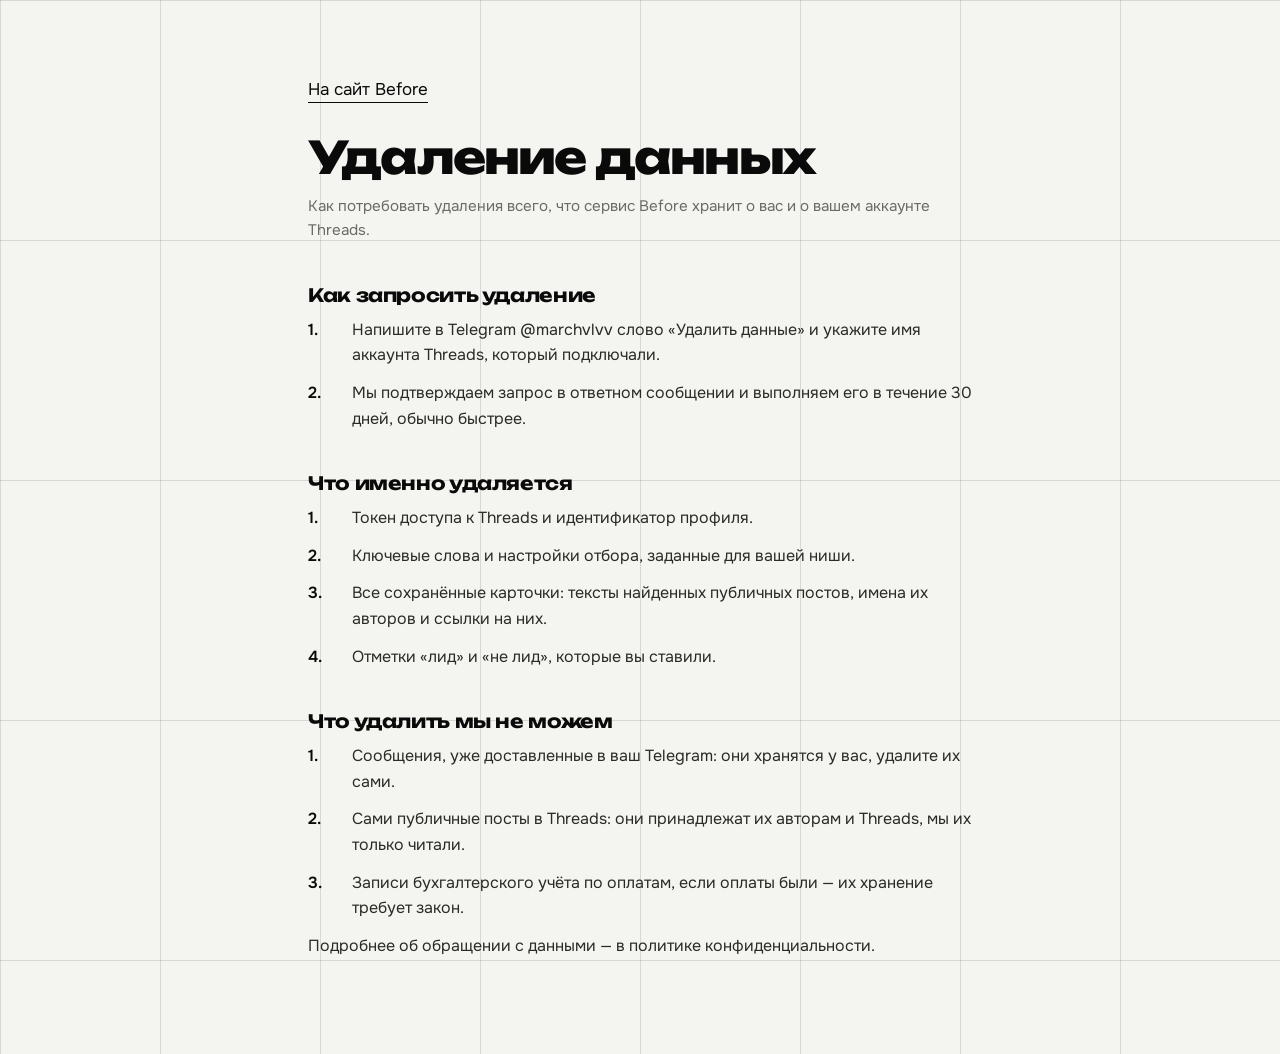
<file: oauth/delete/index.html>
<!doctype html>
<html lang="ru">
<head>
  <meta charset="utf-8">
  <meta name="viewport" content="width=device-width, initial-scale=1">
  <title>Удаление данных — Before</title>
  <meta name="robots" content="noindex">
  <link rel="preconnect" href="https://fonts.googleapis.com">
  <link rel="preconnect" href="https://fonts.gstatic.com" crossorigin>
  <link href="https://fonts.googleapis.com/css2?family=Unbounded:wght@700;800&family=Onest:wght@400;500;600&display=swap" rel="stylesheet">
  <link rel="stylesheet" href="../../styles.css">
</head>
<body>
  <main class="doc">
    <a class="doc__back" href="../../index.html">На сайт Before</a>
    <h1>Удаление данных</h1>
    <p class="doc__meta">Как потребовать удаления всего, что сервис Before хранит о вас и о вашем аккаунте Threads.</p>

    <h2>Как запросить удаление</h2>
    <ol>
      <li>Напишите в Telegram <a href="https://t.me/marchvlvv">@marchvlvv</a> слово «Удалить данные» и укажите имя аккаунта Threads, который подключали.</li>
      <li>Мы подтверждаем запрос в ответном сообщении и выполняем его в течение 30 дней, обычно быстрее.</li>
    </ol>

    <h2>Что именно удаляется</h2>
    <ol>
      <li>Токен доступа к Threads и идентификатор профиля.</li>
      <li>Ключевые слова и настройки отбора, заданные для вашей ниши.</li>
      <li>Все сохранённые карточки: тексты найденных публичных постов, имена их авторов и ссылки на них.</li>
      <li>Отметки «лид» и «не лид», которые вы ставили.</li>
    </ol>

    <h2>Что удалить мы не можем</h2>
    <ol>
      <li>Сообщения, уже доставленные в ваш Telegram: они хранятся у вас, удалите их сами.</li>
      <li>Сами публичные посты в Threads: они принадлежат их авторам и Threads, мы их только читали.</li>
      <li>Записи бухгалтерского учёта по оплатам, если оплаты были — их хранение требует закон.</li>
    </ol>

    <p>Подробнее об обращении с данными — в <a href="../../privacy.html">политике конфиденциальности</a>.</p>
  </main>
</body>
</html>
</file>
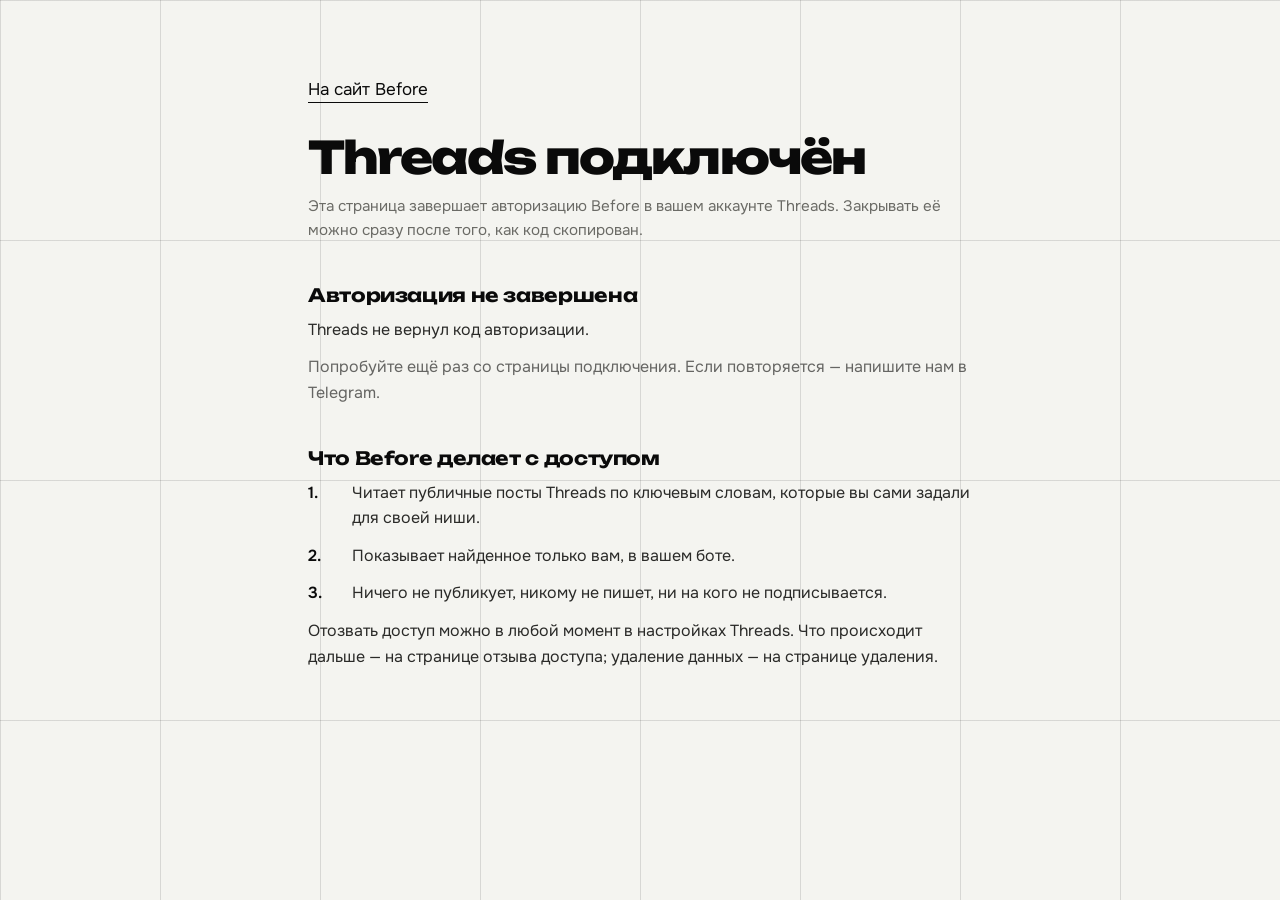
<file: oauth/threads/index.html>
<!doctype html>
<html lang="ru">
<head>
  <meta charset="utf-8">
  <meta name="viewport" content="width=device-width, initial-scale=1">
  <title>Подключение Threads — Before</title>
  <meta name="robots" content="noindex, nofollow">
  <link rel="preconnect" href="https://fonts.googleapis.com">
  <link rel="preconnect" href="https://fonts.gstatic.com" crossorigin>
  <link href="https://fonts.googleapis.com/css2?family=Unbounded:wght@700;800&family=Onest:wght@400;500;600&display=swap" rel="stylesheet">
  <link rel="stylesheet" href="../../styles.css">
  <style>
    .code{word-break:break-all;background:rgba(0,0,0,.05);border-radius:10px;
          padding:14px 16px;font-family:ui-monospace,SFMono-Regular,Menlo,monospace;
          font-size:14px;line-height:1.5;margin:8px 0 18px}
    .muted{opacity:.7;font-size:14px}
  </style>
</head>
<body>
  <main class="doc">
    <a class="doc__back" href="../../index.html">На сайт Before</a>
    <h1>Threads подключён</h1>
    <p class="doc__meta">Эта страница завершает авторизацию Before в вашем аккаунте Threads. Закрывать её можно сразу после того, как код скопирован.</p>

    <div id="ok" hidden>
      <h2>Код авторизации</h2>
      <p class="muted">Одноразовый, живёт около часа. Скопируйте и вставьте в настройку сервиса.</p>
      <div class="code" id="code"></div>
    </div>

    <div id="fail" hidden>
      <h2>Авторизация не завершена</h2>
      <p id="why"></p>
      <p class="muted">Попробуйте ещё раз со страницы подключения. Если повторяется — напишите нам в Telegram.</p>
    </div>

    <h2>Что Before делает с доступом</h2>
    <ol>
      <li>Читает публичные посты Threads по ключевым словам, которые вы сами задали для своей ниши.</li>
      <li>Показывает найденное только вам, в вашем боте.</li>
      <li>Ничего не публикует, никому не пишет, ни на кого не подписывается.</li>
    </ol>
    <p>Отозвать доступ можно в любой момент в настройках Threads. Что происходит дальше — на странице
      <a href="../deauthorize/">отзыва доступа</a>; удаление данных — на странице
      <a href="../delete/">удаления</a>.</p>
  </main>
  <script>
    (function () {
      var q = new URLSearchParams(location.search);
      var code = q.get('code');
      var error = q.get('error_description') || q.get('error');
      if (code) {
        document.getElementById('code').textContent = code;
        document.getElementById('ok').hidden = false;
      } else {
        document.getElementById('why').textContent =
          error || 'Threads не вернул код авторизации.';
        document.getElementById('fail').hidden = false;
      }
    })();
  </script>
</body>
</html>
</file>
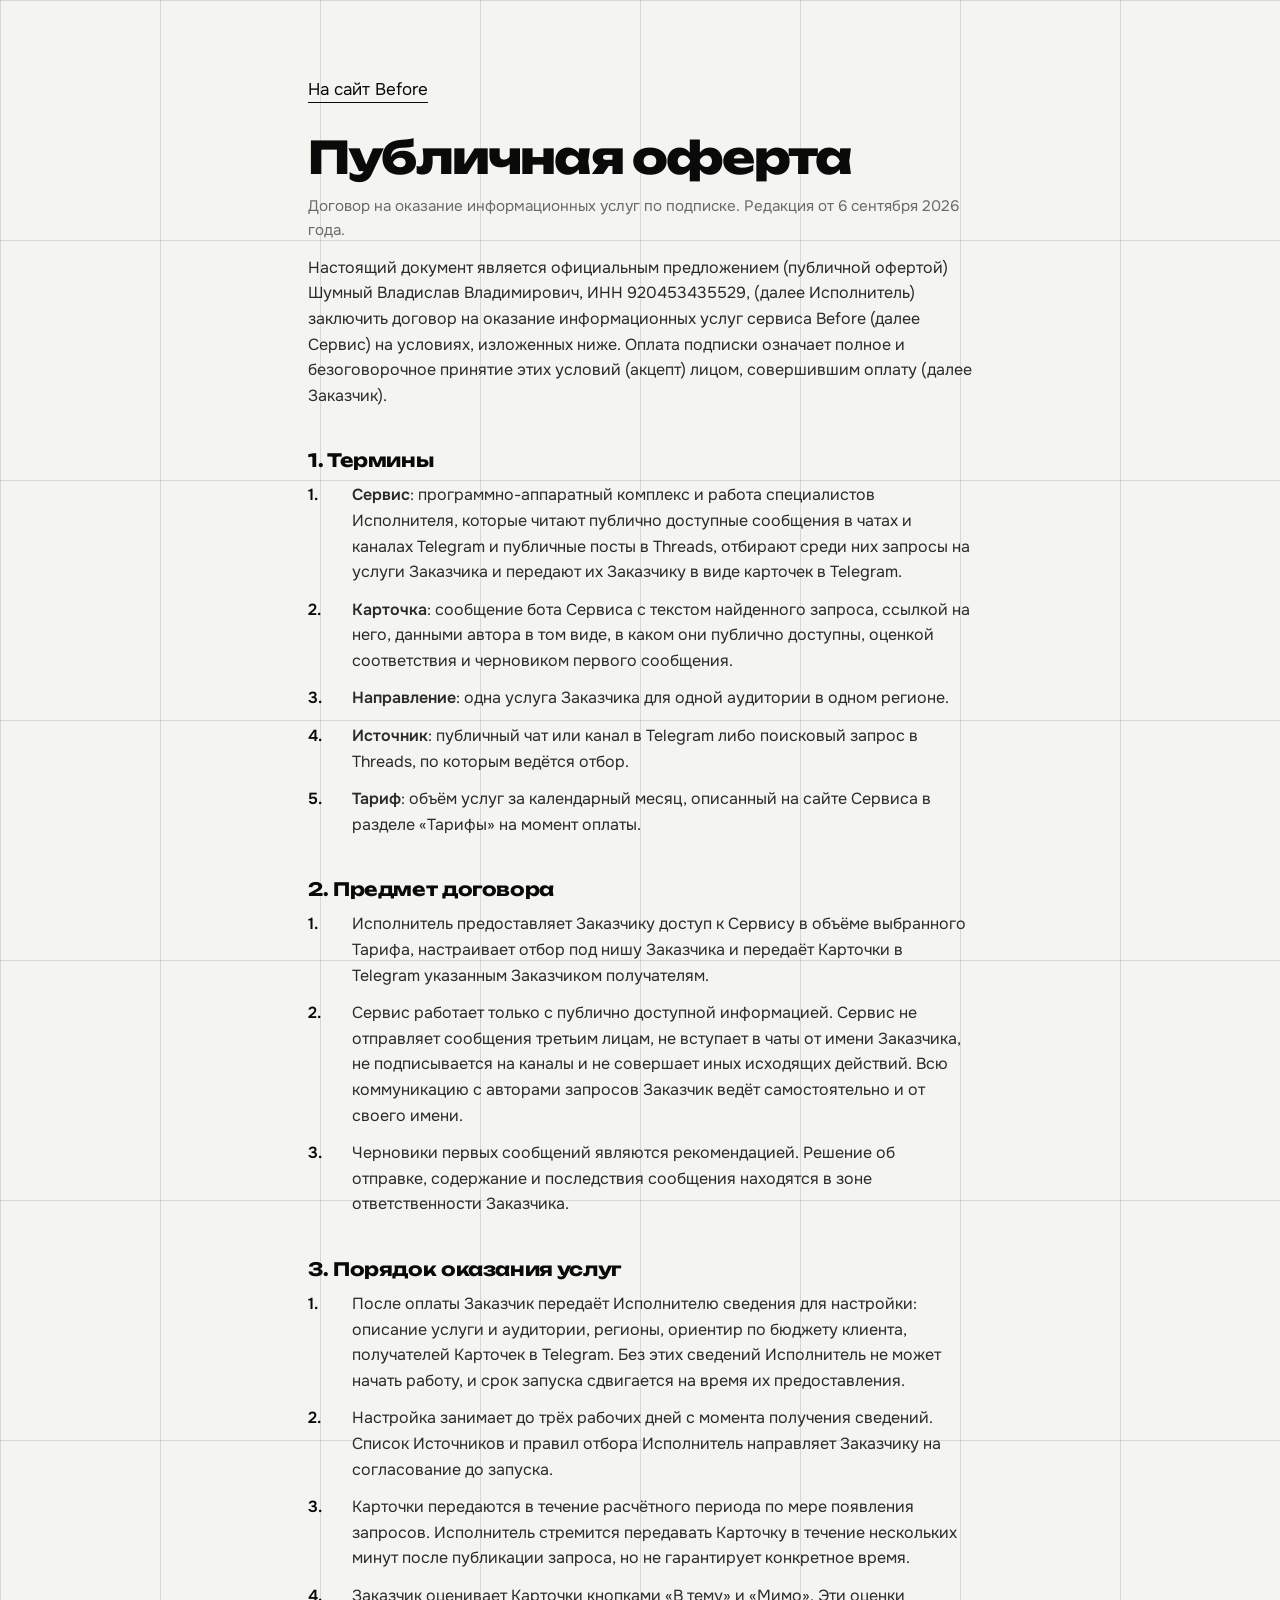
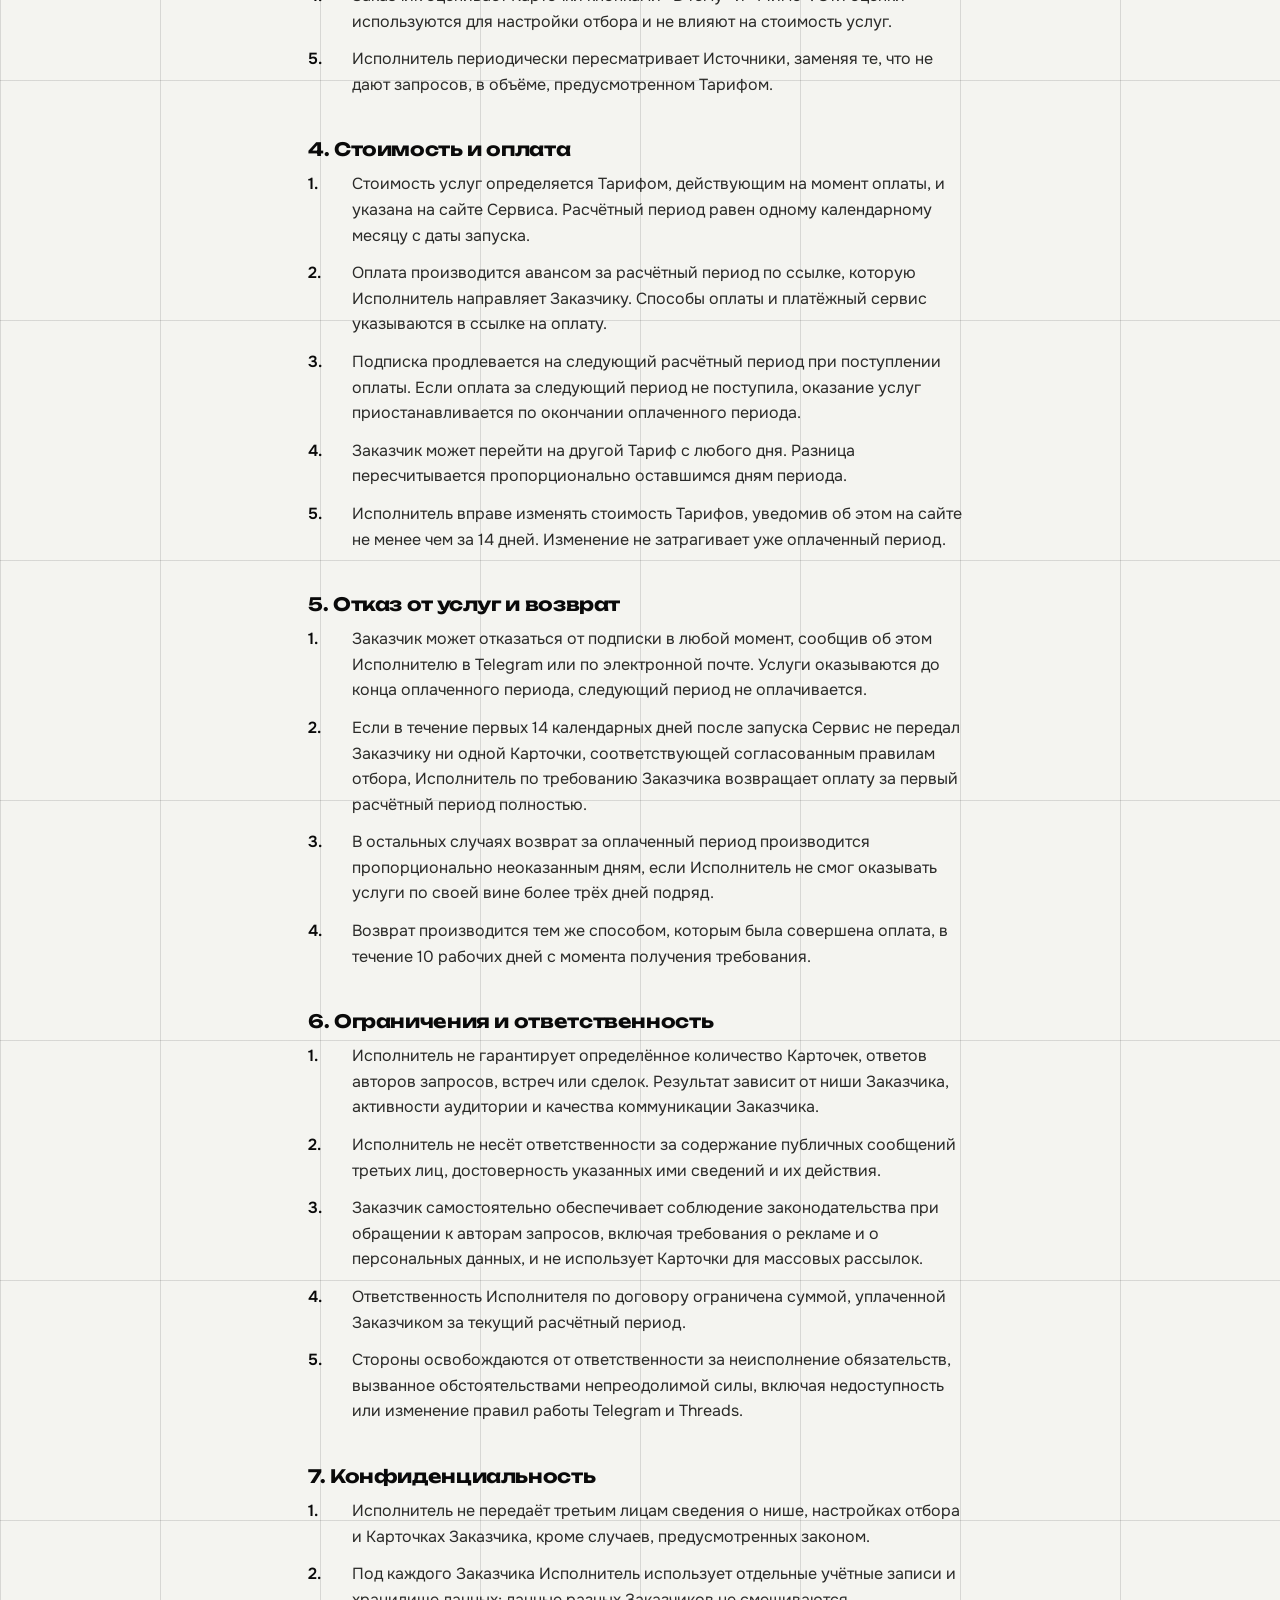
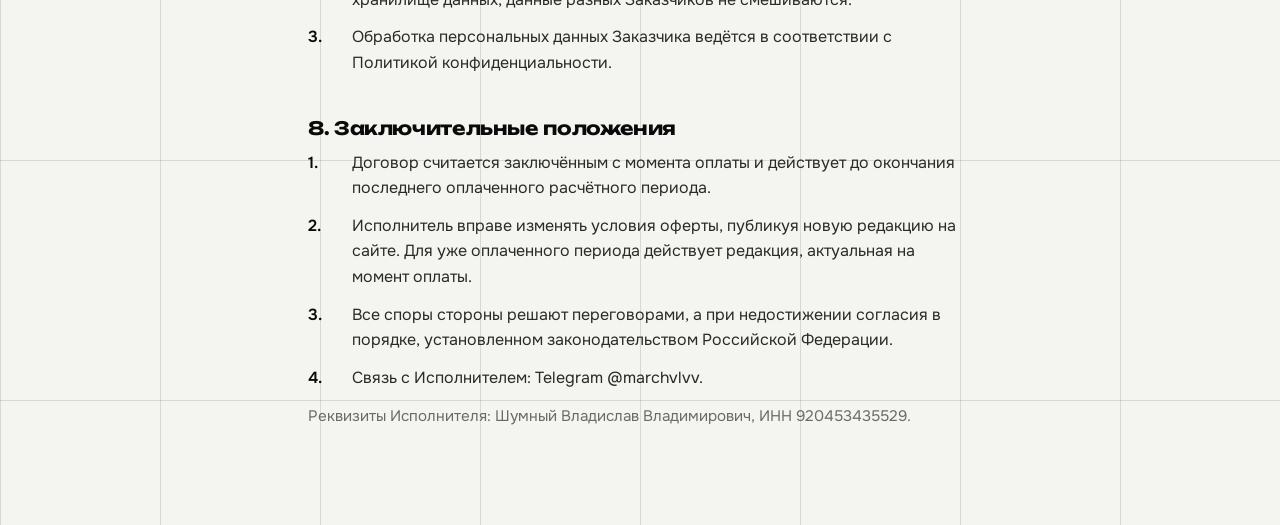
<file: oferta.html>
<!doctype html>
<html lang="ru">
<head>
  <meta charset="utf-8">
  <meta name="viewport" content="width=device-width, initial-scale=1">
  <title>Публичная оферта сервиса Before</title>
  <meta name="robots" content="noindex">
  <link rel="preconnect" href="https://fonts.googleapis.com">
  <link rel="preconnect" href="https://fonts.gstatic.com" crossorigin>
  <link href="https://fonts.googleapis.com/css2?family=Unbounded:wght@700;800&family=Onest:wght@400;500;600&display=swap" rel="stylesheet">
  <link rel="stylesheet" href="styles.css">
</head>
<body>
  <main class="doc">
    <a class="doc__back" href="index.html">На сайт Before</a>
    <h1>Публичная оферта</h1>
    <p class="doc__meta">Договор на оказание информационных услуг по подписке. Редакция от 6 сентября 2026 года.</p>

    <p>Настоящий документ является официальным предложением (публичной офертой) Шумный Владислав Владимирович, ИНН 920453435529, (далее Исполнитель) заключить договор на оказание информационных услуг сервиса Before (далее Сервис) на условиях, изложенных ниже. Оплата подписки означает полное и безоговорочное принятие этих условий (акцепт) лицом, совершившим оплату (далее Заказчик).</p>

    <h2>1. Термины</h2>
    <ol>
      <li><b>Сервис</b>: программно-аппаратный комплекс и работа специалистов Исполнителя, которые читают публично доступные сообщения в чатах и каналах Telegram и публичные посты в Threads, отбирают среди них запросы на услуги Заказчика и передают их Заказчику в виде карточек в Telegram.</li>
      <li><b>Карточка</b>: сообщение бота Сервиса с текстом найденного запроса, ссылкой на него, данными автора в том виде, в каком они публично доступны, оценкой соответствия и черновиком первого сообщения.</li>
      <li><b>Направление</b>: одна услуга Заказчика для одной аудитории в одном регионе.</li>
      <li><b>Источник</b>: публичный чат или канал в Telegram либо поисковый запрос в Threads, по которым ведётся отбор.</li>
      <li><b>Тариф</b>: объём услуг за календарный месяц, описанный на сайте Сервиса в разделе «Тарифы» на момент оплаты.</li>
    </ol>

    <h2>2. Предмет договора</h2>
    <ol>
      <li>Исполнитель предоставляет Заказчику доступ к Сервису в объёме выбранного Тарифа, настраивает отбор под нишу Заказчика и передаёт Карточки в Telegram указанным Заказчиком получателям.</li>
      <li>Сервис работает только с публично доступной информацией. Сервис не отправляет сообщения третьим лицам, не вступает в чаты от имени Заказчика, не подписывается на каналы и не совершает иных исходящих действий. Всю коммуникацию с авторами запросов Заказчик ведёт самостоятельно и от своего имени.</li>
      <li>Черновики первых сообщений являются рекомендацией. Решение об отправке, содержание и последствия сообщения находятся в зоне ответственности Заказчика.</li>
    </ol>

    <h2>3. Порядок оказания услуг</h2>
    <ol>
      <li>После оплаты Заказчик передаёт Исполнителю сведения для настройки: описание услуги и аудитории, регионы, ориентир по бюджету клиента, получателей Карточек в Telegram. Без этих сведений Исполнитель не может начать работу, и срок запуска сдвигается на время их предоставления.</li>
      <li>Настройка занимает до трёх рабочих дней с момента получения сведений. Список Источников и правил отбора Исполнитель направляет Заказчику на согласование до запуска.</li>
      <li>Карточки передаются в течение расчётного периода по мере появления запросов. Исполнитель стремится передавать Карточку в течение нескольких минут после публикации запроса, но не гарантирует конкретное время.</li>
      <li>Заказчик оценивает Карточки кнопками «В тему» и «Мимо». Эти оценки используются для настройки отбора и не влияют на стоимость услуг.</li>
      <li>Исполнитель периодически пересматривает Источники, заменяя те, что не дают запросов, в объёме, предусмотренном Тарифом.</li>
    </ol>

    <h2>4. Стоимость и оплата</h2>
    <ol>
      <li>Стоимость услуг определяется Тарифом, действующим на момент оплаты, и указана на сайте Сервиса. Расчётный период равен одному календарному месяцу с даты запуска.</li>
      <li>Оплата производится авансом за расчётный период по ссылке, которую Исполнитель направляет Заказчику. Способы оплаты и платёжный сервис указываются в ссылке на оплату.</li>
      <li>Подписка продлевается на следующий расчётный период при поступлении оплаты. Если оплата за следующий период не поступила, оказание услуг приостанавливается по окончании оплаченного периода.</li>
      <li>Заказчик может перейти на другой Тариф с любого дня. Разница пересчитывается пропорционально оставшимся дням периода.</li>
      <li>Исполнитель вправе изменять стоимость Тарифов, уведомив об этом на сайте не менее чем за 14 дней. Изменение не затрагивает уже оплаченный период.</li>
    </ol>

    <h2>5. Отказ от услуг и возврат</h2>
    <ol>
      <li>Заказчик может отказаться от подписки в любой момент, сообщив об этом Исполнителю в Telegram или по электронной почте. Услуги оказываются до конца оплаченного периода, следующий период не оплачивается.</li>
      <li>Если в течение первых 14 календарных дней после запуска Сервис не передал Заказчику ни одной Карточки, соответствующей согласованным правилам отбора, Исполнитель по требованию Заказчика возвращает оплату за первый расчётный период полностью.</li>
      <li>В остальных случаях возврат за оплаченный период производится пропорционально неоказанным дням, если Исполнитель не смог оказывать услуги по своей вине более трёх дней подряд.</li>
      <li>Возврат производится тем же способом, которым была совершена оплата, в течение 10 рабочих дней с момента получения требования.</li>
    </ol>

    <h2>6. Ограничения и ответственность</h2>
    <ol>
      <li>Исполнитель не гарантирует определённое количество Карточек, ответов авторов запросов, встреч или сделок. Результат зависит от ниши Заказчика, активности аудитории и качества коммуникации Заказчика.</li>
      <li>Исполнитель не несёт ответственности за содержание публичных сообщений третьих лиц, достоверность указанных ими сведений и их действия.</li>
      <li>Заказчик самостоятельно обеспечивает соблюдение законодательства при обращении к авторам запросов, включая требования о рекламе и о персональных данных, и не использует Карточки для массовых рассылок.</li>
      <li>Ответственность Исполнителя по договору ограничена суммой, уплаченной Заказчиком за текущий расчётный период.</li>
      <li>Стороны освобождаются от ответственности за неисполнение обязательств, вызванное обстоятельствами непреодолимой силы, включая недоступность или изменение правил работы Telegram и Threads.</li>
    </ol>

    <h2>7. Конфиденциальность</h2>
    <ol>
      <li>Исполнитель не передаёт третьим лицам сведения о нише, настройках отбора и Карточках Заказчика, кроме случаев, предусмотренных законом.</li>
      <li>Под каждого Заказчика Исполнитель использует отдельные учётные записи и хранилище данных; данные разных Заказчиков не смешиваются.</li>
      <li>Обработка персональных данных Заказчика ведётся в соответствии с <a href="privacy.html">Политикой конфиденциальности</a>.</li>
    </ol>

    <h2>8. Заключительные положения</h2>
    <ol>
      <li>Договор считается заключённым с момента оплаты и действует до окончания последнего оплаченного расчётного периода.</li>
      <li>Исполнитель вправе изменять условия оферты, публикуя новую редакцию на сайте. Для уже оплаченного периода действует редакция, актуальная на момент оплаты.</li>
      <li>Все споры стороны решают переговорами, а при недостижении согласия в порядке, установленном законодательством Российской Федерации.</li>
      <li>Связь с Исполнителем: Telegram <a href="https://t.me/marchvlvv">@marchvlvv</a>.</li>
    </ol>

    <p class="doc__meta">Реквизиты Исполнителя: Шумный Владислав Владимирович, ИНН 920453435529.</p>
  </main>
</body>
</html>
</file>
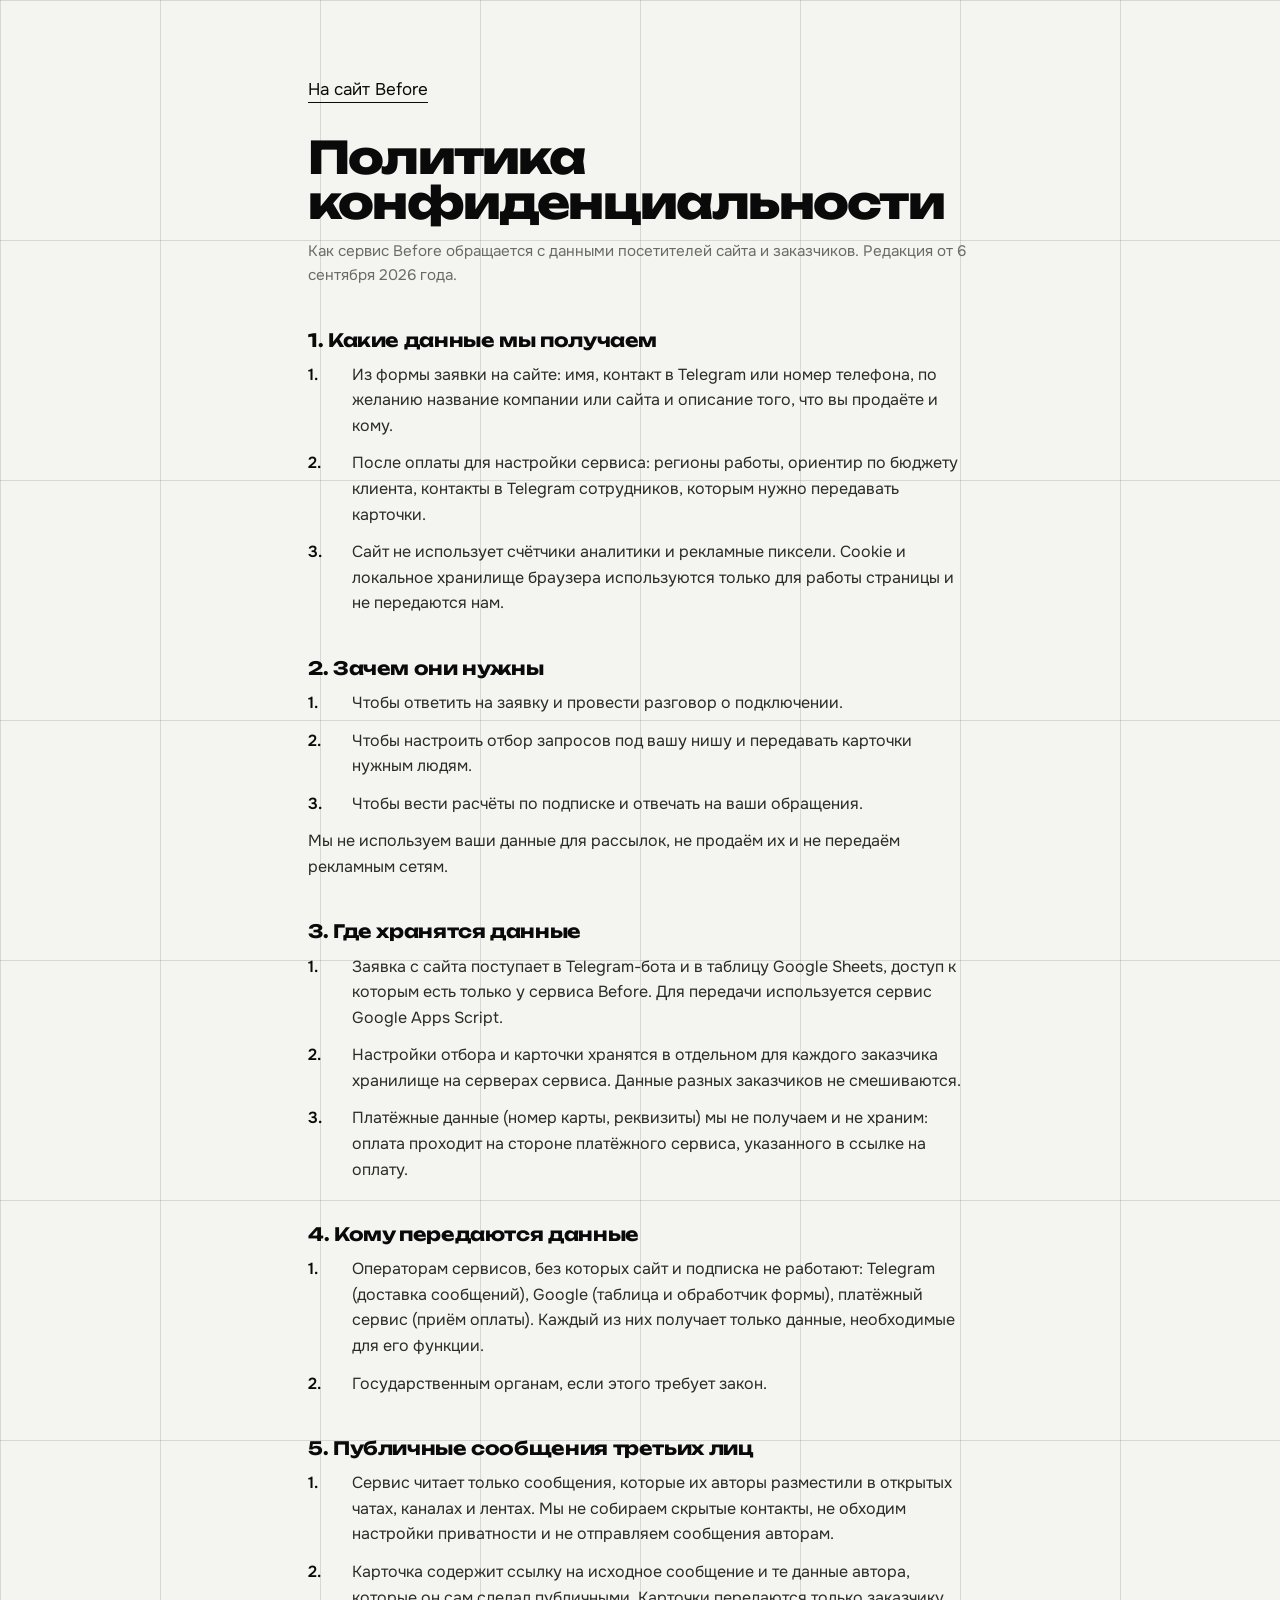
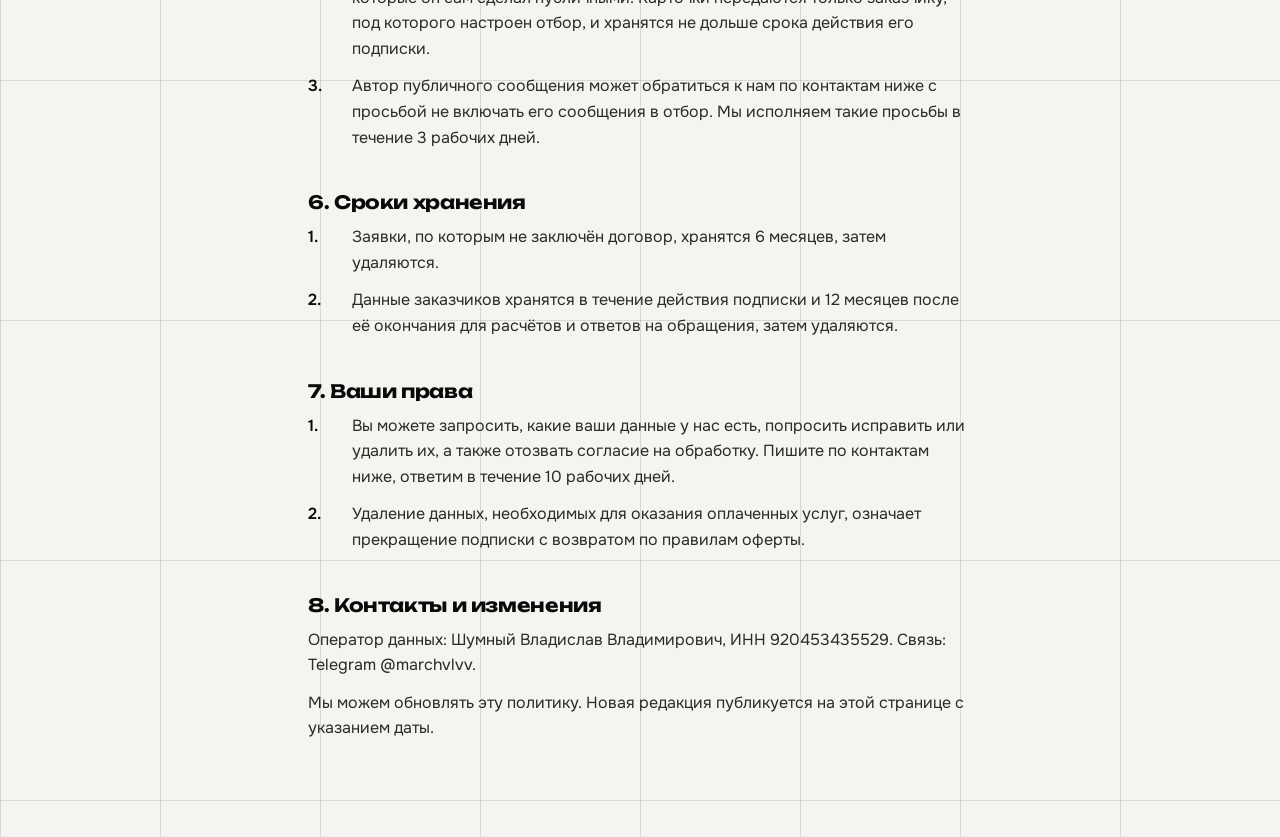
<file: privacy.html>
<!doctype html>
<html lang="ru">
<head>
  <meta charset="utf-8">
  <meta name="viewport" content="width=device-width, initial-scale=1">
  <title>Политика конфиденциальности сервиса Before</title>
  <meta name="robots" content="noindex">
  <link rel="preconnect" href="https://fonts.googleapis.com">
  <link rel="preconnect" href="https://fonts.gstatic.com" crossorigin>
  <link href="https://fonts.googleapis.com/css2?family=Unbounded:wght@700;800&family=Onest:wght@400;500;600&display=swap" rel="stylesheet">
  <link rel="stylesheet" href="styles.css">
</head>
<body>
  <main class="doc">
    <a class="doc__back" href="index.html">На сайт Before</a>
    <h1>Политика конфиденциальности</h1>
    <p class="doc__meta">Как сервис Before обращается с данными посетителей сайта и заказчиков. Редакция от 6 сентября 2026 года.</p>

    <h2>1. Какие данные мы получаем</h2>
    <ol>
      <li>Из формы заявки на сайте: имя, контакт в Telegram или номер телефона, по желанию название компании или сайта и описание того, что вы продаёте и кому.</li>
      <li>После оплаты для настройки сервиса: регионы работы, ориентир по бюджету клиента, контакты в Telegram сотрудников, которым нужно передавать карточки.</li>
      <li>Сайт не использует счётчики аналитики и рекламные пиксели. Cookie и локальное хранилище браузера используются только для работы страницы и не передаются нам.</li>
    </ol>

    <h2>2. Зачем они нужны</h2>
    <ol>
      <li>Чтобы ответить на заявку и провести разговор о подключении.</li>
      <li>Чтобы настроить отбор запросов под вашу нишу и передавать карточки нужным людям.</li>
      <li>Чтобы вести расчёты по подписке и отвечать на ваши обращения.</li>
    </ol>
    <p>Мы не используем ваши данные для рассылок, не продаём их и не передаём рекламным сетям.</p>

    <h2>3. Где хранятся данные</h2>
    <ol>
      <li>Заявка с сайта поступает в Telegram-бота и в таблицу Google Sheets, доступ к которым есть только у сервиса Before. Для передачи используется сервис Google Apps Script.</li>
      <li>Настройки отбора и карточки хранятся в отдельном для каждого заказчика хранилище на серверах сервиса. Данные разных заказчиков не смешиваются.</li>
      <li>Платёжные данные (номер карты, реквизиты) мы не получаем и не храним: оплата проходит на стороне платёжного сервиса, указанного в ссылке на оплату.</li>
    </ol>

    <h2>4. Кому передаются данные</h2>
    <ol>
      <li>Операторам сервисов, без которых сайт и подписка не работают: Telegram (доставка сообщений), Google (таблица и обработчик формы), платёжный сервис (приём оплаты). Каждый из них получает только данные, необходимые для его функции.</li>
      <li>Государственным органам, если этого требует закон.</li>
    </ol>

    <h2>5. Публичные сообщения третьих лиц</h2>
    <ol>
      <li>Сервис читает только сообщения, которые их авторы разместили в открытых чатах, каналах и лентах. Мы не собираем скрытые контакты, не обходим настройки приватности и не отправляем сообщения авторам.</li>
      <li>Карточка содержит ссылку на исходное сообщение и те данные автора, которые он сам сделал публичными. Карточки передаются только заказчику, под которого настроен отбор, и хранятся не дольше срока действия его подписки.</li>
      <li>Автор публичного сообщения может обратиться к нам по контактам ниже с просьбой не включать его сообщения в отбор. Мы исполняем такие просьбы в течение 3 рабочих дней.</li>
    </ol>

    <h2>6. Сроки хранения</h2>
    <ol>
      <li>Заявки, по которым не заключён договор, хранятся 6 месяцев, затем удаляются.</li>
      <li>Данные заказчиков хранятся в течение действия подписки и 12 месяцев после её окончания для расчётов и ответов на обращения, затем удаляются.</li>
    </ol>

    <h2>7. Ваши права</h2>
    <ol>
      <li>Вы можете запросить, какие ваши данные у нас есть, попросить исправить или удалить их, а также отозвать согласие на обработку. Пишите по контактам ниже, ответим в течение 10 рабочих дней.</li>
      <li>Удаление данных, необходимых для оказания оплаченных услуг, означает прекращение подписки с возвратом по правилам <a href="oferta.html">оферты</a>.</li>
    </ol>

    <h2>8. Контакты и изменения</h2>
    <p>Оператор данных: Шумный Владислав Владимирович, ИНН 920453435529. Связь: Telegram <a href="https://t.me/marchvlvv">@marchvlvv</a>.</p>
    <p>Мы можем обновлять эту политику. Новая редакция публикуется на этой странице с указанием даты.</p>
  </main>
</body>
</html>
</file>
<file: styles.css>
/* Before · бумага, сетка, ультрамарин. Заголовки Unbounded, текст Onest, карточки с жёсткой тенью. */

:root {
  --paper: #f4f4f0;
  --ink: #0a0a0a;
  --ink-2: #2a2a28;
  --mute: #6b6b66;
  --blue: #1b2cff;
  --blue-deep: #1120c9;
  --warn: #c8460a;
  --line: rgba(10, 10, 10, 0.12);
  --shadow: 12px 12px 0 var(--ink);
  --shadow-sm: 8px 8px 0 var(--ink);

  --display: "Unbounded", "Onest", system-ui, sans-serif;
  --font: "Onest", "Inter", system-ui, -apple-system, "Segoe UI", Roboto, sans-serif;
  --container: 1240px;
  --gutter: clamp(20px, 4vw, 48px);
  --ease: cubic-bezier(0.22, 1, 0.36, 1);
}

*,
*::before,
*::after { box-sizing: border-box; }

html {
  scroll-behavior: smooth;
  -webkit-text-size-adjust: 100%;
}

body {
  margin: 0;
  background: var(--paper);
  background-image:
    linear-gradient(var(--line) 1px, transparent 1px),
    linear-gradient(90deg, var(--line) 1px, transparent 1px);
  background-size: 100% 240px, 12.5% 100%;
  color: var(--ink);
  font-family: var(--font);
  font-size: 1.0625rem;
  line-height: 1.5;
  -webkit-font-smoothing: antialiased;
  text-rendering: optimizeLegibility;
  overflow-x: clip;
}

h1, h2, h3, p, ul, ol, dl, dd, figure { margin: 0; }
ul, ol { padding: 0; list-style: none; }
a { color: inherit; text-decoration: none; }
button { font: inherit; color: inherit; }
b, strong { font-weight: 600; }
img, svg, video { max-width: 100%; height: auto; display: block; }

.tile__num,
.plan__price,
.msg__time,
.demo__clock,
.lead__score,
.lead__foot,
.leadcard { font-variant-numeric: tabular-nums; }

.visually-hidden {
  position: absolute !important;
  width: 1px; height: 1px;
  margin: -1px; padding: 0;
  overflow: hidden; clip: rect(0 0 0 0);
  white-space: nowrap; border: 0;
}

.skip {
  position: absolute; left: 16px; top: -48px; z-index: 100;
  padding: 10px 14px;
  background: var(--ink); color: #fff;
  border-radius: 999px;
}
.skip:focus { top: 12px; }

:focus-visible { outline: 3px solid var(--blue); outline-offset: 3px; }

/* ---------- Карточки ---------- */

.card {
  position: relative;
  background: #fff;
  border: 1px solid var(--ink);
  box-shadow: var(--shadow);
}
.card--blue { background: var(--blue); color: #fff; }
.card--tilt-l { transform: rotate(-2deg); }
.card--tilt-r { transform: rotate(1.5deg); }

/* ---------- Кнопки ---------- */

.btn {
  display: inline-flex; align-items: center; justify-content: center; gap: 8px;
  padding: 18px 28px;
  border-radius: 999px;
  border: 1px solid var(--ink);
  font-weight: 500;
  font-size: 1.05rem;
  line-height: 1;
  cursor: pointer;
  white-space: nowrap;
  transition: transform 0.2s var(--ease), box-shadow 0.2s var(--ease), background-color 0.2s var(--ease), color 0.2s var(--ease);
}
.btn:hover { transform: translate(-2px, -2px); box-shadow: 4px 4px 0 var(--ink); }
.btn:active { transform: none; box-shadow: none; }
.btn--ink { background: var(--ink); color: #fff; }
.btn--blue { background: var(--blue); color: #fff; border-color: var(--blue); }
.btn--blue:hover { background: var(--blue-deep); }
.btn--line { background: transparent; color: var(--ink); }
.btn--paper { background: #fff; color: var(--ink); }
.btn--sm { padding: 12px 20px; font-size: 0.95rem; }
.btn[disabled] { opacity: 0.6; cursor: progress; }
.card--blue .btn:hover { box-shadow: 4px 4px 0 var(--ink); }

/* ---------- Шапка и лента ---------- */

.top {
  position: sticky; top: 0; z-index: 50;
  display: flex; align-items: center; gap: 32px;
  height: 64px;
  padding: 0 var(--gutter);
  background: var(--paper);
  border-bottom: 1px solid var(--ink);
}
.top__nav { display: flex; gap: 28px; margin-left: auto; }
.top__nav a { font-size: 0.98rem; color: var(--ink-2); }
.top__nav a:hover { color: var(--blue); }
.brand { font-family: var(--display); font-weight: 700; font-size: 1.25rem; letter-spacing: -0.02em; }

.tape {
  position: relative; z-index: 1;
  height: 40px;
  overflow: hidden;
  background: var(--paper);
  border-bottom: 1px solid var(--ink);
  display: flex; align-items: center;
  -webkit-mask-image: linear-gradient(90deg, transparent, #000 4%, #000 96%, transparent);
  mask-image: linear-gradient(90deg, transparent, #000 4%, #000 96%, transparent);
}
.tape__track {
  display: flex;
  white-space: nowrap;
  font-size: 0.92rem;
  color: var(--mute);
  animation: tape 60s linear infinite;
  will-change: transform;
}
.tape__track span { padding: 0 32px; }
.tape__track em { font-style: normal; color: var(--blue); font-weight: 500; }
@keyframes tape { to { transform: translateX(-50%); } }

/* ---------- Сетка секций ---------- */

main > section {
  max-width: var(--container);
  margin: 0 auto;
  padding: clamp(72px, 8vw, 120px) var(--gutter) 0;
}
main > section:last-child { padding-bottom: clamp(72px, 8vw, 120px); }

.sec__head { display: grid; gap: 14px; margin-bottom: 44px; }
.sec__num {
  font-family: var(--display);
  font-weight: 500;
  font-size: 0.85rem;
  color: var(--blue);
}
h2 {
  font-family: var(--display);
  font-weight: 800;
  font-size: clamp(2rem, 4.4vw, 3.6rem);
  line-height: 0.98;
  letter-spacing: -0.04em;
  text-wrap: balance;
}
.sec__head p { color: var(--ink-2); font-size: 1.1rem; max-width: 46ch; }
h3 { font-weight: 600; font-size: 1.2rem; line-height: 1.3; }

/* ---------- Хиро ---------- */

.hero {
  position: relative;
  display: grid;
  grid-template-columns: repeat(12, minmax(0, 1fr));
  grid-template-rows: max-content minmax(0, 1fr) auto;
  gap: 28px 40px;
  align-items: start;
  padding-top: clamp(40px, 5vw, 72px) !important;
}
.hero h1 { grid-column: 1 / -1; grid-row: 1; position: relative; z-index: 1; }
.hero__copy { grid-column: 1 / 7; grid-row: 2; position: relative; z-index: 2; }
.hero__stage { grid-column: 7 / 13; grid-row: 1 / 3; display: grid; justify-items: end; align-content: start; z-index: 3; margin-right: calc(-1 * var(--gutter)); }
.hero__index { grid-row: 3; }

.hero h1 {
  font-family: var(--display);
  font-weight: 800;
  font-size: clamp(2.6rem, 6.8vw, 7rem);
  line-height: 0.92;
  letter-spacing: -0.045em;
}
.hero h1 .w { display: inline-block; animation: rise 0.9s var(--ease) both; }
.hero h1 .w:nth-child(2) { animation-delay: 0.08s; }
.hero h1 .w--blue { color: var(--blue); animation-delay: 0.18s; }
@keyframes rise { from { opacity: 0; transform: translateY(0.35em); } to { opacity: 1; transform: none; } }
.hero__lead {
  margin-top: 0;
  font-size: clamp(1.1rem, 1.5vw, 1.3rem);
  line-height: 1.35;
  color: var(--ink-2);
  max-width: 34ch;
  animation: rise 0.9s var(--ease) 0.3s both;
}
.hero__actions { display: flex; flex-wrap: wrap; gap: 12px; margin-top: 32px; animation: rise 0.9s var(--ease) 0.4s both; }

.objcard {
  width: min(440px, 100%);
  padding: 0;
  overflow: hidden;
  transform: rotate(-2deg);
  animation: rise 1s var(--ease) 0.2s both;
}
.objcard__video { width: 100%; aspect-ratio: 1 / 1; object-fit: cover; background: #f1f0eb; border-top: 1px solid var(--ink); }
.objcard__cap {
  display: flex; justify-content: space-between; align-items: center; gap: 12px;
  padding: 12px 16px;
  font-size: 0.85rem;
  color: var(--mute);
  background: #fff;
}
.typing { display: inline-flex; align-items: center; gap: 5px; color: var(--blue); font-weight: 500; }
.typing i { width: 6px; height: 6px; border-radius: 50%; background: var(--blue); animation: typing 1.2s infinite; }
.typing i:nth-child(2) { animation-delay: 0.2s; }
.typing i:nth-child(3) { animation-delay: 0.4s; }
@keyframes typing { 0%, 60%, 100% { opacity: 0.25; } 30% { opacity: 1; } }

/* Сцена в хиро: печатает → сообщение → карточка у менеджера */
.objcard__state { display: grid; flex: 1; min-width: 0; text-align: center; }
.objcard__state .st {
  grid-area: 1 / 1; justify-self: center;
  white-space: nowrap; overflow: hidden; text-overflow: ellipsis; max-width: 100%;
  opacity: 0; transition: opacity 0.35s var(--ease);
}
.objcard[data-step="1"] .st-1,
.objcard[data-step="2"] .st-2,
.objcard[data-step="3"] .st-3 { opacity: 1; }
.st-3 { color: var(--blue); font-weight: 500; }
.st-3::before { content: "✓ "; }
.objcard__media { position: relative; }
.objcard__video { transition: opacity 0.6s var(--ease), transform 0.6s var(--ease), filter 0.6s var(--ease); }
.objcard[data-step="2"] .objcard__video,
.objcard[data-step="3"] .objcard__video { opacity: 0.22; transform: scale(0.96); filter: saturate(0.3); }
.scene__msg, .scene__bot {
  position: absolute; left: 16px; right: 16px;
  padding: 12px 14px;
  border: 1px solid var(--ink);
  box-shadow: var(--shadow-sm);
  font-size: 0.95rem; line-height: 1.35;
  opacity: 0; transform: translateY(18px);
  transition: opacity 0.5s var(--ease), transform 0.5s var(--ease);
  pointer-events: none;
}
.scene__msg { top: 16px; background: #fff; border-radius: 16px 16px 16px 4px; }
.scene__msg b { display: block; color: var(--blue); font-size: 0.8rem; margin-bottom: 4px; }
.scene__msg time { display: block; text-align: right; color: var(--mute); font-size: 0.75rem; margin-top: 6px; }
.scene__bot { bottom: 16px; background: var(--blue); color: #fff; border-radius: 16px 16px 4px 16px; }
.scene__who { display: flex; align-items: center; gap: 8px; font-size: 0.78rem; opacity: 0.85; margin-bottom: 6px; }
.scene__who i {
  width: 18px; height: 18px; border-radius: 50%;
  background: #fff; color: var(--blue);
  font-family: var(--display); font-weight: 800; font-style: normal; font-size: 0.7rem;
  display: inline-flex; align-items: center; justify-content: center;
}
.scene__bot b { display: block; font-family: var(--display); font-weight: 700; font-size: 0.95rem; letter-spacing: -0.01em; margin-bottom: 2px; }
.scene__bot em { display: block; font-style: normal; margin-top: 8px; font-size: 0.78rem; opacity: 0.85; }
.objcard[data-step="2"] .scene__msg,
.objcard[data-step="3"] .scene__msg { opacity: 1; transform: none; }
.objcard[data-step="3"] .scene__msg { opacity: 0.7; transform: translateY(-4px) scale(0.97); }
.objcard[data-step="3"] .scene__bot { opacity: 1; transform: none; }
[data-count] { display: inline-block; white-space: nowrap; font-variant-numeric: tabular-nums; }

.leadcard {
  width: min(400px, 92%);
  margin-right: 80px;
  padding: 20px 24px 18px;
  font-size: 0.95rem;
  transform: rotate(1.5deg);
  animation: rise 1s var(--ease) 0.45s both;
}
.leadcard header { display: flex; justify-content: space-between; font-size: 0.82rem; opacity: 0.8; margin-bottom: 12px; }
.leadcard dl { display: grid; grid-template-columns: 1fr 1fr; gap: 10px 16px; }
.leadcard dt { font-size: 0.76rem; opacity: 0.7; }
.leadcard dd { margin-top: 2px; font-weight: 600; }
.leadcard footer { display: flex; justify-content: space-between; gap: 12px; margin-top: 16px; padding-top: 12px; border-top: 1px solid rgba(255, 255, 255, 0.35); font-size: 0.8rem; }

.hero__index {
  grid-column: 1 / -1;
  display: flex; flex-wrap: wrap; gap: 12px 40px;
  padding-top: 24px;
  border-top: 1px solid var(--ink);
  font-size: 0.85rem;
  color: var(--mute);
}
.hero__index b { color: var(--ink); font-weight: 600; margin-right: 8px; font-family: var(--display); font-size: 0.8rem; }

/* ---------- Живая лента: три экрана ---------- */

.live .sec__head { margin-bottom: 40px; }
.phones { display: grid; grid-template-columns: repeat(3, minmax(0, 1fr)); gap: 32px; align-items: start; }
.phone {
  position: relative;
  aspect-ratio: 9 / 18.5;
  max-height: 720px;
  display: flex; flex-direction: column;
  background: #fff;
  border: 1px solid var(--ink);
  border-radius: 34px;
  box-shadow: var(--shadow);
  overflow: hidden;
  font-family: -apple-system, "SF Pro Text", "Helvetica Neue", Roboto, Arial, sans-serif;
  font-size: 14px;
  line-height: 1.35;
  color: #000;
}
.phone-wrap { display: grid; gap: 16px; }
.phone-wrap:nth-child(2) { margin-top: 36px; }
.phone__label { justify-self: center; padding: 8px 14px; border: 1px solid var(--ink); border-radius: 999px; background: #fff; font-size: 0.85rem; text-align: center; }
.ph__status { display: flex; justify-content: space-between; align-items: center; height: 40px; padding: 8px 22px 0; font-size: 14px; font-weight: 600; }
.ph__icons { width: 64px; height: 12px; fill: #000; color: #000; }

/* Telegram */
.tg__head { display: flex; align-items: center; gap: 10px; padding: 8px 12px 10px; border-bottom: 1px solid rgba(0, 0, 0, 0.12); background: #fff; }
.tg__back { width: 10px; height: 10px; margin-left: 4px; border-left: 2px solid #007aff; border-bottom: 2px solid #007aff; transform: rotate(45deg); flex-shrink: 0; }
.tg__ava {
  display: grid; place-items: center;
  width: 36px; height: 36px; border-radius: 50%;
  background: linear-gradient(180deg, var(--c1, #5fb4ea), var(--c2, #2f7fd8));
  color: #fff; font-weight: 600; font-size: 15px;
  flex-shrink: 0;
}
.tg__ava--bot { background: var(--blue); }
.tg__title { display: grid; line-height: 1.2; min-width: 0; }
.tg__title b { font-size: 15px; font-weight: 600; white-space: nowrap; overflow: hidden; text-overflow: ellipsis; }
.tg__title span { font-size: 12px; color: #8e8e93; }
.tg__more { margin-left: auto; width: 4px; height: 4px; border-radius: 50%; background: #007aff; box-shadow: 0 -7px 0 #007aff, 0 7px 0 #007aff; margin-right: 6px; flex-shrink: 0; }
.tg__chat {
  flex: 1;
  overflow: hidden;
  padding: 10px 10px 6px;
  display: flex; flex-direction: column;
  background: #dfe6ee url("data:image/svg+xml,%3Csvg xmlns='http://www.w3.org/2000/svg' width='120' height='120' viewBox='0 0 120 120'%3E%3Cg fill='none' stroke='%23c9d3de' stroke-width='1.4' stroke-linecap='round' opacity='.7'%3E%3Ccircle cx='20' cy='24' r='6'/%3E%3Cpath d='M60 12l6 10h-12z'/%3E%3Crect x='86' y='20' width='14' height='10' rx='3'/%3E%3Cpath d='M30 70c6-8 14-8 20 0'/%3E%3Ccircle cx='96' cy='74' r='5'/%3E%3Cpath d='M56 100l8 8m0-8l-8 8'/%3E%3Cpath d='M14 104h14'/%3E%3C/g%3E%3C/svg%3E");
  scroll-behavior: smooth;
}
.tg__chat--bot { background-color: #e3e9f0; }
.tg__inner { margin-top: auto; display: grid; gap: 6px; }
.tg__input { display: flex; align-items: center; gap: 10px; padding: 8px 12px 14px; border-top: 1px solid rgba(0, 0, 0, 0.1); background: #f6f6f6; }
.tg__field { flex: 1; padding: 8px 12px; border-radius: 18px; background: #fff; border: 1px solid rgba(0, 0, 0, 0.12); color: #8e8e93; font-size: 15px; }
.tg__clip, .tg__mic { width: 18px; height: 18px; border: 2px solid #8e8e93; border-radius: 6px; flex-shrink: 0; }
.tg__mic { border-radius: 9px 9px 9px 9px / 12px; width: 12px; }

.tgm { display: grid; grid-template-columns: 32px minmax(0, 1fr); gap: 6px; align-items: end; }
.tgm.is-new { animation: tgIn 0.45s var(--ease) both; }
@keyframes tgIn { from { opacity: 0; transform: translateY(14px) scale(0.96); } to { opacity: 1; transform: none; } }
.tgm__ava {
  display: grid; place-items: center;
  width: 32px; height: 32px; border-radius: 50%;
  background: linear-gradient(180deg, var(--c1, #5fb4ea), var(--c2, #2f7fd8));
  color: #fff; font-weight: 600; font-size: 14px;
}
.tgm__ava--bot { background: var(--blue); }
.tgm__bubble {
  position: relative;
  max-width: 100%;
  padding: 6px 10px 6px 10px;
  background: #fff;
  border-radius: 16px 16px 16px 4px;
  box-shadow: 0 1px 1px rgba(0, 0, 0, 0.08);
  font-size: 14px;
}
.tgm__bubble::before { content: ""; position: absolute; left: -5px; bottom: 0; width: 10px; height: 10px; background: #fff; clip-path: polygon(100% 0, 100% 100%, 0 100%); }
.tgm__name { display: block; font-size: 13px; font-weight: 600; margin-bottom: 1px; }
.tgm__bubble p { margin: 0; }
.tgm__time { float: right; margin: 6px 0 0 8px; font-size: 11px; color: #8e8e93; line-height: 1; }
.tgm__stack { display: grid; gap: 5px; min-width: 0; }
.tgm__bubble--bot b { display: block; font-weight: 600; margin-bottom: 2px; }
.tgm__bubble--bot p { margin-top: 2px; }
.tgm__src { color: #8e8e93; font-size: 12px; }
.tgm__link { display: inline-block; color: #007aff; font-size: 14px; margin-top: 2px; }
.tgm__draft { color: #3c3c43; font-size: 13px; padding-top: 6px; margin-top: 4px; border-top: 1px solid rgba(0, 0, 0, 0.08); }
.tgm__keys { display: grid; grid-template-columns: repeat(3, 1fr); gap: 5px; }
.tgm__keys span {
  padding: 8px 4px;
  text-align: center;
  border-radius: 10px;
  background: rgba(255, 255, 255, 0.8);
  color: #007aff;
  font-size: 13px;
  font-weight: 500;
  transition: background-color 0.3s var(--ease), color 0.3s var(--ease), transform 0.3s var(--ease);
}
.tgm__keys .is-pressed { background: #007aff; color: #fff; transform: scale(0.97); }
.tgm__service { align-self: center; padding: 4px 12px; border-radius: 12px; background: rgba(0, 0, 0, 0.18); color: #fff; font-size: 12px; animation: tgIn 0.45s var(--ease) both; }

/* Threads */
.th__head { display: flex; justify-content: center; padding: 6px 0 8px; }
.th__logo { width: 36px; height: 36px; color: #000; }
.th__feed { flex: 1; overflow: hidden; scroll-behavior: smooth; }
.thp { display: grid; grid-template-columns: 36px minmax(0, 1fr); gap: 10px; padding: 12px 14px; border-bottom: 1px solid rgba(0, 0, 0, 0.1); }
.thp.is-new { animation: tgIn 0.45s var(--ease) both; }
.thp__ava { display: grid; place-items: center; width: 36px; height: 36px; border-radius: 50%; background: #d9d9de; color: #333; font-weight: 600; font-size: 15px; }
.thp__body { min-width: 0; }
.thp__head { display: flex; align-items: center; gap: 6px; font-size: 14px; }
.thp__head b { font-weight: 600; }
.thp__time { color: #999; font-size: 14px; }
.thp__dots { margin-left: auto; width: 4px; height: 4px; border-radius: 50%; background: #999; box-shadow: -6px 0 0 #999, 6px 0 0 #999; margin-right: 6px; }
.thp__body p { margin: 3px 0 0; font-size: 14px; line-height: 1.4; }
.thp__actions { display: flex; gap: 20px; margin-top: 10px; }
.thp__act { display: inline-flex; align-items: center; gap: 5px; font-size: 13px; color: #000; }
.thp__act i { font-style: normal; }
.thp__actions svg { width: 20px; height: 20px; color: #000; }
.th__tabs { display: flex; justify-content: space-around; padding: 12px 16px 16px; border-top: 1px solid rgba(0, 0, 0, 0.1); }
.th__tabs i { width: 20px; height: 20px; border: 2px solid #bbb; border-radius: 6px; }
.th__tabs i.is-on { border-color: #000; background: #000; }

/* ---------- Появление ---------- */

[data-reveal] {
  opacity: 0;
  transform: translateY(28px);
  transition: opacity 0.7s var(--ease), transform 0.9s var(--ease);
  transition-delay: calc(var(--i, 0) * 110ms);
}
[data-reveal].in { opacity: 1; transform: none; }
.card--tilt-l[data-reveal] { transform: translateY(28px) rotate(-5deg); }
.card--tilt-r[data-reveal] { transform: translateY(28px) rotate(4deg); }
.card--tilt-l[data-reveal].in { transform: rotate(-2deg); }
.card--tilt-r[data-reveal].in { transform: rotate(1.5deg); }
.mark[data-reveal].in { animation-play-state: running; }
.mark[data-reveal] { animation-play-state: paused; }

/* Мокапы оживают после появления */
.step .mf, .step .sg__chips i, .step .mf__btn, .step .sg__row, .step .bot__msg, .step .bot__keys, .step .sc__row, .step .sc__foot { opacity: 0; transform: translateY(10px); transition: opacity 0.5s var(--ease), transform 0.5s var(--ease); }
.step.in .mf, .step.in .sg__chips i, .step.in .mf__btn, .step.in .sg__row, .step.in .bot__msg, .step.in .bot__keys, .step.in .sc__row, .step.in .sc__foot { opacity: 1; transform: none; }
.step.in .mf:nth-child(1) { transition-delay: 0.3s; }
.step.in .mf:nth-child(2) { transition-delay: 0.6s; }
.step.in .mf:nth-child(3) { transition-delay: 0.9s; }
.step.in .mf__btn { transition-delay: 1.3s; }
.step.in .sg__chips i:nth-child(1) { transition-delay: 0.3s; }
.step.in .sg__chips i:nth-child(2) { transition-delay: 0.45s; }
.step.in .sg__chips i:nth-child(3) { transition-delay: 0.6s; }
.step.in .sg__chips i:nth-child(4) { transition-delay: 0.75s; }
.step.in .sg__chips--off i:nth-child(1) { transition-delay: 1s; }
.step.in .sg__chips--off i:nth-child(2) { transition-delay: 1.15s; }
.step.in .sg__chips--off i:nth-child(3) { transition-delay: 1.3s; }
.step.in .sg__row { transition-delay: 1.5s; }
.step.in .bot__msg { transition-delay: 0.4s; }
.step.in .bot__keys { transition-delay: 0.9s; }
.step.in .bot__msg--sys { transition-delay: 1.6s; }
.step.in .sc__row:nth-child(2) { transition-delay: 0.3s; }
.step.in .sc__row:nth-child(3) { transition-delay: 0.45s; }
.step.in .sc__row:nth-child(4) { transition-delay: 0.6s; }
.step.in .sc__row:nth-child(5) { transition-delay: 0.75s; }
.step.in .sc__row:nth-child(6) { transition-delay: 0.9s; }
.step.in .sc__foot { transition-delay: 1.1s; }
.step.in .bot__keys .is-claim { animation: press 0.4s var(--ease) 1.5s both; }
@keyframes press { 0% { transform: scale(1); } 50% { transform: scale(0.92); } 100% { transform: scale(1); } }

/* ---------- Объекты ---------- */

@keyframes float { 0%, 100% { transform: translateY(0) rotate(0); } 50% { transform: translateY(-12px) rotate(-1deg); } }

.marks { display: grid; grid-template-columns: repeat(3, minmax(0, 1fr)); gap: 40px; }
.mark { margin: 0; padding: 0; overflow: hidden; animation: float 8s ease-in-out infinite; }
.mark:nth-child(2) { animation-delay: 1.4s; }
.mark:nth-child(3) { animation-delay: 2.6s; }
.mark__img { width: 100%; aspect-ratio: 1 / 1; object-fit: cover; border-bottom: 1px solid var(--ink); }
.mark__cap { display: grid; gap: 4px; padding: 18px 22px 20px; }
.mark__cap b { font-family: var(--display); font-weight: 700; font-size: 1.25rem; letter-spacing: -0.03em; }
.mark__cap span { color: var(--mute); font-size: 0.95rem; }

/* ---------- Сито ---------- */

.sieve { display: grid; grid-template-columns: repeat(12, minmax(0, 1fr)); gap: 40px; align-items: center; }
.sieve .sec__head { grid-column: 1 / 6; margin-bottom: 0; }
.sieve__fig { grid-column: 6 / 13; padding: 0; overflow: hidden; }
.sieve__fig img { width: 100%; aspect-ratio: 4 / 3; object-fit: cover; }

/* ---------- Как работает: шаги ---------- */

.steps { display: grid; gap: 0; border-top: 1px solid var(--ink); }
.step {
  display: grid;
  grid-template-columns: 140px minmax(0, 1fr) 400px;
  gap: 40px;
  align-items: center;
  padding: 48px 0;
  border-bottom: 1px solid var(--ink);
}
.step__num { display: grid; gap: 12px; align-content: start; }
.step__num b { font-family: var(--display); font-weight: 800; font-size: 2.6rem; line-height: 1; letter-spacing: -0.04em; color: var(--blue); }
.step__num span { justify-self: start; padding: 6px 10px; border: 1px solid var(--ink); border-radius: 999px; font-size: 0.8rem; line-height: 1.2; }
.step__text h3 { font-family: var(--display); font-weight: 700; font-size: clamp(1.3rem, 2vw, 1.7rem); letter-spacing: -0.03em; line-height: 1.1; }
.step__text p { margin-top: 14px; color: var(--ink-2); font-size: 1.05rem; max-width: 46ch; }
.step__note { padding-left: 14px; border-left: 3px solid var(--blue); color: var(--ink) !important; font-size: 0.98rem !important; }
.step .mock { justify-self: end; width: 100%; max-width: 400px; }

.mock {
  display: flex; flex-direction: column; gap: 12px;
  padding: 22px;
  font-size: 0.86rem;
  line-height: 1.4;
}

/* Скан: список источников */
.sc__head { display: flex; justify-content: space-between; font-size: 0.78rem; color: var(--mute); }
.sc__live { display: inline-flex; align-items: center; gap: 6px; color: var(--blue); font-weight: 500; }
.sc__live i { width: 7px; height: 7px; border-radius: 50%; background: var(--blue); animation: blink 1.6s ease-in-out infinite; }
@keyframes blink { 0%, 100% { opacity: 1; } 50% { opacity: 0.25; } }
.sc__row { display: grid; grid-template-columns: 10px minmax(0, 1fr) auto; gap: 10px; align-items: center; padding: 8px 0; border-top: 1px solid var(--line); }
.sc__row i { width: 8px; height: 8px; border-radius: 50%; background: #2fbf71; }
.sc__row b { font-weight: 500; overflow: hidden; text-overflow: ellipsis; white-space: nowrap; }
.sc__row span { color: var(--mute); font-size: 0.8rem; }
.sc__foot { margin-top: auto; padding-top: 12px; border-top: 1px solid var(--ink); display: grid; gap: 2px; }
.sc__foot b { font-weight: 600; }
.sc__foot span { color: var(--mute); font-size: 0.8rem; }
.bot__keys--two { grid-template-columns: repeat(2, 1fr); }

.mf { display: grid; gap: 3px; padding: 12px 14px; border: 1px solid var(--ink); }
.mf span { font-size: 0.76rem; color: var(--mute); }
.mf b { font-weight: 400; }
.mf__btn { margin-top: auto; align-self: flex-start; padding: 10px 18px; background: var(--blue); color: #fff; border-radius: 999px; font-weight: 500; }

.sg__label { display: block; margin-bottom: 8px; font-size: 0.76rem; color: var(--mute); }
.sg__chips { display: flex; flex-wrap: wrap; gap: 6px; }
.sg__chips i { font-style: normal; padding: 6px 11px; border-radius: 999px; background: #eef0ff; border: 1px solid var(--blue); color: var(--blue-deep); }
.sg__chips--off i { background: transparent; border-color: var(--line); color: var(--mute); text-decoration: line-through; }
.sg__row { display: grid; grid-template-columns: auto 1fr; gap: 4px 12px; margin-top: auto; padding-top: 12px; border-top: 1px solid var(--ink); }
.sg__row span { color: var(--mute); }
.sg__row b { font-weight: 600; }

.bot__head { display: flex; align-items: center; gap: 10px; padding-bottom: 12px; border-bottom: 1px solid var(--ink); }
.bot__ava { display: grid; place-items: center; width: 28px; height: 28px; border-radius: 50%; background: var(--blue); color: #fff; font-weight: 700; font-size: 0.8rem; font-family: var(--display); }
.bot__head span:last-child { color: var(--mute); font-size: 0.78rem; }
.bot__msg { display: grid; gap: 6px; padding: 10px 12px; background: #fff; border: 1px solid rgba(0, 0, 0, 0.1); border-radius: 16px 16px 16px 4px; box-shadow: 0 1px 1px rgba(0, 0, 0, 0.06); }
.mock:has(.bot__head) { background: #dfe6ee; }
.mock:has(.bot__head) .bot__head { background: #fff; margin: -22px -22px 0; padding: 12px 16px; border-bottom: 1px solid rgba(0, 0, 0, 0.1); }
.mock:has(.bot__head) .bot__msg--sys { justify-self: center; }
.bot__msg b { font-weight: 600; }
.bot__src { color: var(--mute); font-size: 0.78rem; }
.bot__link { color: #007aff; }
.bot__draft { padding-top: 6px; border-top: 1px solid var(--line); color: var(--mute); font-size: 0.8rem; }
.bot__keys { display: grid; grid-template-columns: repeat(3, 1fr); gap: 6px; }
.bot__keys span { padding: 8px 6px; text-align: center; border-radius: 10px; background: rgba(255, 255, 255, 0.85); color: #007aff; font-weight: 500; }
.bot__keys .is-claim { background: #007aff; color: #fff; }
.bot__msg--sys { justify-self: center; background: rgba(0, 0, 0, 0.18); border: 0; border-radius: 12px; color: #fff; font-size: 0.78rem; padding: 4px 12px; box-shadow: none; }

/* ---------- Кому уже ---------- */

.tiles { display: grid; grid-template-columns: repeat(3, minmax(0, 1fr)); gap: 40px; }
.tile { display: grid; gap: 4px; align-content: start; padding: 28px; }
.tile__who { font-size: 0.9rem; opacity: 0.8; }
.tile__num { margin-top: 18px; font-family: var(--display); font-size: clamp(3.2rem, 5vw, 4.8rem); font-weight: 800; line-height: 0.9; letter-spacing: -0.05em; }
.tile__num small { margin-left: 6px; font-size: 0.3em; letter-spacing: 0; font-weight: 500; opacity: 0.8; }
.tile__what { margin-top: 12px; font-size: 1rem; font-weight: 500; }
.tile__ask { margin-top: 14px !important; padding-top: 12px; border-top: 1px solid currentColor; font-size: 0.9rem !important; line-height: 1.4; opacity: 0.85 !important; }
.tile p { margin-top: 8px; font-size: 0.92rem; opacity: 0.8; line-height: 1.4; }
.tiles { row-gap: 56px; }

/* ---------- Тарифы ---------- */

.plans { display: grid; grid-template-columns: repeat(3, minmax(0, 1fr)); gap: 40px; align-items: start; }
.plan { display: flex; flex-direction: column; padding: 30px 30px 32px; }
.plan--featured { transform: translateY(-16px); }
.plan__top { display: flex; justify-content: space-between; align-items: center; gap: 12px; }
.plan h3 { font-family: var(--display); font-size: 1rem; font-weight: 700; }
.plan__tag { padding: 6px 10px; border: 1px solid currentColor; border-radius: 999px; font-size: 0.78rem; white-space: nowrap; }
.plan__price { display: flex; align-items: baseline; gap: 10px; margin-top: 14px; }
.plan__price b { font-family: var(--display); font-weight: 800; font-size: 2.3rem; line-height: 1; letter-spacing: -0.05em; }
.plan__price span { font-size: 0.92rem; opacity: 0.75; }
.plan__for { margin-top: 14px; font-size: 1rem; line-height: 1.4; min-height: 2.8em; }
.plan__list { display: grid; gap: 10px; margin-top: 20px; padding-top: 18px; border-top: 1px solid currentColor; }
.plan__list li { position: relative; padding-left: 22px; font-size: 0.95rem; line-height: 1.4; }
.plan__list li::before { content: ""; position: absolute; left: 0; top: 0.5em; width: 10px; height: 10px; background: var(--blue); }
.card--blue .plan__list li::before { background: #fff; }
.plan__list--off { margin-top: 12px; padding-top: 0; border-top: 0; }
.plan__list--off li { color: var(--mute); }
.plan__list--off li::before { background: transparent; border: 1px solid currentColor; opacity: 0.6; }
.plan .btn { width: 100%; margin-top: 26px; }
.card--blue .btn--paper { border-color: var(--ink); }
.plan__fine { margin-top: 14px; font-size: 0.85rem; line-height: 1.4; opacity: 0.8; }
.pricing__notes { display: grid; grid-template-columns: repeat(3, minmax(0, 1fr)); gap: 40px; margin-top: 56px; padding-top: 28px; border-top: 1px solid var(--ink); }
.note b { font-family: var(--display); font-weight: 700; font-size: 1rem; }
.note p { margin-top: 8px; color: var(--ink-2); font-size: 0.95rem; }
.pricing__foot { margin-top: 36px; color: var(--mute); }
.pricing__foot { max-width: 70ch; line-height: 1.55; }
.pricing__foot a { color: var(--ink); border-bottom: 1px solid var(--ink); }
.aside--quiet a { color: var(--blue); border-bottom: 1px solid var(--blue); }
.pricing__foot a:hover { color: var(--blue); border-color: var(--blue); }

/* ---------- Анкета ---------- */

.onboard__grid { display: grid; grid-template-columns: minmax(0, 1fr) 360px; gap: 40px; align-items: start; }
.form__panel { padding: 32px; }
.notice { margin-bottom: 24px; padding: 14px 18px; border: 1px solid var(--ink); background: var(--paper); font-size: 0.95rem; }
.notice--ok { background: #eef0ff; border-color: var(--blue); }
.notice--ok b { color: var(--blue); }

.form__grid { display: grid; grid-template-columns: repeat(2, minmax(0, 1fr)); gap: 20px; }
.field { display: flex; flex-direction: column; gap: 8px; }
.field--wide { grid-column: 1 / -1; }
.field > span { font-size: 0.92rem; font-weight: 500; }
.field__hint { font-size: 0.82rem; line-height: 1.4; color: var(--mute); }
.field input,
.field select,
.field textarea {
  width: 100%;
  padding: 14px 16px;
  background: #fff;
  border: 1px solid var(--ink);
  border-radius: 0;
  color: var(--ink);
  font: inherit;
  font-size: 1rem;
  line-height: 1.4;
  transition: box-shadow 0.2s var(--ease), border-color 0.2s var(--ease);
}
.field textarea { resize: vertical; min-height: 3.2em; }
.field select {
  appearance: none;
  background-image: linear-gradient(45deg, transparent 50%, var(--ink) 50%), linear-gradient(135deg, var(--ink) 50%, transparent 50%);
  background-position: calc(100% - 22px) 50%, calc(100% - 16px) 50%;
  background-size: 6px 6px, 6px 6px;
  background-repeat: no-repeat;
  padding-right: 44px;
}
.field input::placeholder,
.field textarea::placeholder { color: rgba(10, 10, 10, 0.38); }
.field input:focus,
.field select:focus,
.field textarea:focus { outline: none; border-color: var(--blue); box-shadow: 4px 4px 0 var(--blue); }
.field.is-invalid input,
.field.is-invalid select,
.field.is-invalid textarea { border-color: var(--warn); box-shadow: 4px 4px 0 var(--warn); }
.field__err { font-size: 0.82rem; color: var(--warn); }

.form__more { margin-top: 22px; }
.form__more summary { display: inline-flex; align-items: center; gap: 10px; padding: 6px 0; list-style: none; cursor: pointer; color: var(--ink-2); font-size: 0.95rem; }
.form__more summary::-webkit-details-marker { display: none; }
.form__more summary::before {
  content: "";
  width: 7px; height: 7px;
  border-right: 1.5px solid var(--ink);
  border-bottom: 1.5px solid var(--ink);
  transform: rotate(-45deg) translateY(-1px);
  transition: transform 0.2s var(--ease);
  flex-shrink: 0;
}
.form__more[open] summary::before { transform: rotate(45deg) translateY(-2px); }
.form__more .form__grid { margin-top: 16px; }

.form__actions { display: flex; align-items: center; flex-wrap: wrap; gap: 20px; margin-top: 28px; }
.form__hint { color: var(--mute); font-size: 0.9rem; }
.form__status { margin-top: 14px; font-size: 0.92rem; color: var(--mute); min-height: 1.4em; }
.form__status.is-error { color: var(--warn); }

.form__done h3 { font-family: var(--display); font-size: 1.6rem; font-weight: 700; letter-spacing: -0.03em; }
.form__done p { margin-top: 12px; color: var(--ink-2); max-width: 56ch; }
.form__done .btn { margin-top: 22px; }
.form__copy { width: 100%; margin-top: 16px; padding: 12px 14px; background: var(--paper); border: 1px solid var(--ink); color: var(--ink-2); font: inherit; font-size: 0.9rem; }

.onboard__aside { position: sticky; top: 128px; display: grid; gap: 20px; }
.aside { padding: 24px; }
.aside__title { font-family: var(--display); font-weight: 700; font-size: 1rem; }
.aside__steps { display: grid; gap: 18px; margin-top: 18px; }
.aside__steps li { display: grid; grid-template-columns: 28px minmax(0, 1fr); gap: 12px; align-items: start; }
.aside__steps li > span { display: grid; place-items: center; width: 28px; height: 28px; border-radius: 50%; background: var(--blue); color: #fff; font-weight: 600; font-size: 0.85rem; }
.aside__steps b { font-weight: 600; font-size: 0.98rem; }
.aside__steps p { margin-top: 3px; color: var(--ink-2); font-size: 0.92rem; line-height: 1.4; }
.aside--quiet { background: transparent; box-shadow: none; border: 1px dashed var(--ink); }
.aside--quiet p { color: var(--ink-2); font-size: 0.92rem; }
.aside--quiet p + p { margin-top: 10px; }

/* ---------- Вопросы ---------- */

.faq { max-width: calc(880px + var(--gutter) * 2) !important; }
.faq__list { border-top: 1px solid var(--ink); }
.faq details { border-bottom: 1px solid var(--ink); }
.faq summary {
  display: flex; justify-content: space-between; align-items: center; gap: 24px;
  padding: 22px 0;
  font-family: var(--display);
  font-size: 1.05rem;
  font-weight: 500;
  letter-spacing: -0.02em;
  cursor: pointer;
  list-style: none;
}
.faq summary::-webkit-details-marker { display: none; }
.faq summary::after {
  content: "";
  flex-shrink: 0;
  width: 14px; height: 14px;
  background:
    linear-gradient(var(--ink), var(--ink)) center / 14px 1.5px no-repeat,
    linear-gradient(var(--ink), var(--ink)) center / 1.5px 14px no-repeat;
  transition: transform 0.3s var(--ease);
}
.faq details[open] summary::after { transform: rotate(45deg); }
.faq details p { padding: 0 0 22px; color: var(--ink-2); max-width: 60ch; }

/* ---------- Футер ---------- */

.foot {
  max-width: var(--container);
  margin: 0 auto;
  padding: 36px var(--gutter) 44px;
  border-top: 1px solid var(--ink);
  display: flex; flex-wrap: wrap; align-items: center; gap: 16px 40px;
}
.foot__links { display: flex; flex-wrap: wrap; gap: 10px 22px; margin-left: auto; }
.foot__links a { color: var(--ink-2); font-size: 0.95rem; }
.foot__links a:hover { color: var(--blue); }
.foot__copy { flex-basis: 100%; color: var(--mute); font-size: 0.86rem; }

/* ---------- Диалог оплаты ---------- */

.paydlg { width: min(460px, calc(100vw - 32px)); padding: 0; color: var(--ink); }
.paydlg::backdrop { background: rgba(10, 10, 10, 0.55); }
.paydlg__form { padding: 28px; }
.paydlg h3 { font-family: var(--display); font-size: 1.3rem; font-weight: 700; letter-spacing: -0.03em; }
.paydlg p { margin-top: 10px; color: var(--ink-2); font-size: 0.95rem; }
.paydlg .field { margin-top: 20px; }
.paydlg__actions { display: flex; flex-wrap: wrap; gap: 10px; margin-top: 20px; }

/* ---------- Адаптив ---------- */

@media (max-width: 1080px) {
  .hero { grid-template-columns: 1fr; grid-template-rows: auto; gap: 40px; }
  .hero h1, .hero__copy, .hero__stage, .hero__index { grid-column: 1 / -1; grid-row: auto; }
  .hero__stage { max-width: 560px; justify-self: start; justify-items: start; margin-right: 0; }
  .leadcard { margin-right: 0; margin-left: 60px; }
  .objcard { right: auto; left: 0; }
  .leadcard { right: 0; }
  .sieve { grid-template-columns: 1fr; }
  .sieve .sec__head, .sieve__fig { grid-column: 1 / -1; }
  .phones { grid-template-columns: repeat(3, 300px); overflow-x: auto; scroll-snap-type: x mandatory; padding: 12px 4px 24px; margin: 0 calc(-1 * var(--gutter)); padding-left: var(--gutter); padding-right: var(--gutter); }
  .phone { max-height: none; }
  .phone-wrap { scroll-snap-align: center; }
  .phone-wrap:nth-child(2) { margin-top: 0; }
  .step { grid-template-columns: 100px minmax(0, 1fr); gap: 24px 32px; }
  .onboard__grid { grid-template-columns: 1fr; }
  .onboard__aside { position: static; }
  .pricing__notes { grid-template-columns: 1fr; gap: 24px; }
  .step .mock { grid-column: 2; justify-self: start; }
}

@media (max-width: 900px) {
  .plans, .tiles, .marks { grid-template-columns: 1fr; gap: 36px; }
  .plan--featured { transform: none; }
  .card--tilt-l, .card--tilt-r { transform: none; }
  .mark { animation: none; }
}

@media (max-width: 720px) {
  .top { height: 60px; gap: 16px; }
  .top__nav { display: none; }
  .top .btn { margin-left: auto; }
  body { background-size: 100% 200px, 25% 100%; }
  .step { grid-template-columns: 1fr; gap: 18px; padding: 36px 0; }
  .step__num { display: flex; align-items: center; gap: 14px; }
  .step__num b { font-size: 2.2rem; }
  .step .mock { grid-column: 1; max-width: none; margin-top: 8px; }
  .hero__stage { gap: 28px; }
  .objcard, .leadcard { width: 100%; margin-left: 0; }
  .objcard { transform: rotate(-1.5deg); }
  .objcard__cap { font-size: 0.78rem; padding: 11px 12px; gap: 8px; }
  .leadcard { transform: rotate(1deg); }
  .phones { grid-template-columns: repeat(3, 82vw); }
  .form__panel { padding: 22px; }
  :root { --shadow: 8px 8px 0 var(--ink); --shadow-sm: 6px 6px 0 var(--ink); }
}

@media (max-width: 640px) {
  .form__grid { grid-template-columns: 1fr; }
  .field--wide { grid-column: auto; }
  .hero__actions .btn { flex: 1 1 auto; }
  .plan { padding: 24px 22px 26px; }
  .tile { padding: 22px; }
  .foot__links { margin-left: 0; }
}

/* ---------- Без движения ---------- */

@media (prefers-reduced-motion: reduce) {
  html { scroll-behavior: auto; }
  .tape__track, .mark, .typing i, .tgm, .thp, .tgm__service, .sc__live i { animation: none; }
  .hero h1 .w, .hero__lead, .hero__actions, .objcard, .leadcard { animation: none; }
  [data-reveal], .step .mf, .step .sg__chips i, .step .mf__btn, .step .sg__row, .step .bot__msg, .step .bot__keys, .step .sc__row, .step .sc__foot, .btn { transition: none; }
  [data-reveal] { opacity: 1; transform: none; }
  .scene__msg, .scene__bot, .objcard__video, .objcard__state .st { transition: none; }
}

/* ---------- Документы ---------- */

.doc { max-width: 760px; margin: 0 auto; padding: clamp(48px, 6vw, 88px) var(--gutter) 96px; }
.doc h1 { font-family: var(--display); font-weight: 800; font-size: clamp(1.8rem, 3.6vw, 2.8rem); letter-spacing: -0.04em; line-height: 1; }
.doc .doc__meta { margin-top: 14px; color: var(--mute); font-size: 0.95rem; }
.doc h2 { font-family: var(--display); font-weight: 700; font-size: 1.15rem; letter-spacing: -0.02em; margin-top: 44px; }
.doc p, .doc li { margin-top: 12px; color: var(--ink-2); font-size: 1rem; line-height: 1.6; }
.doc ol { padding-left: 0; counter-reset: item; }
.doc ol > li { list-style: none; position: relative; padding-left: 44px; }
.doc ol > li::before { counter-increment: item; content: counters(item, ".") "."; position: absolute; left: 0; font-weight: 600; color: var(--ink); }
.doc .ph { background: #fff3c4; border-bottom: 1px dashed var(--ink); padding: 0 4px; }
.doc .doc__back { display: inline-block; margin-bottom: 32px; color: var(--ink); border-bottom: 1px solid var(--ink); }
</file>
